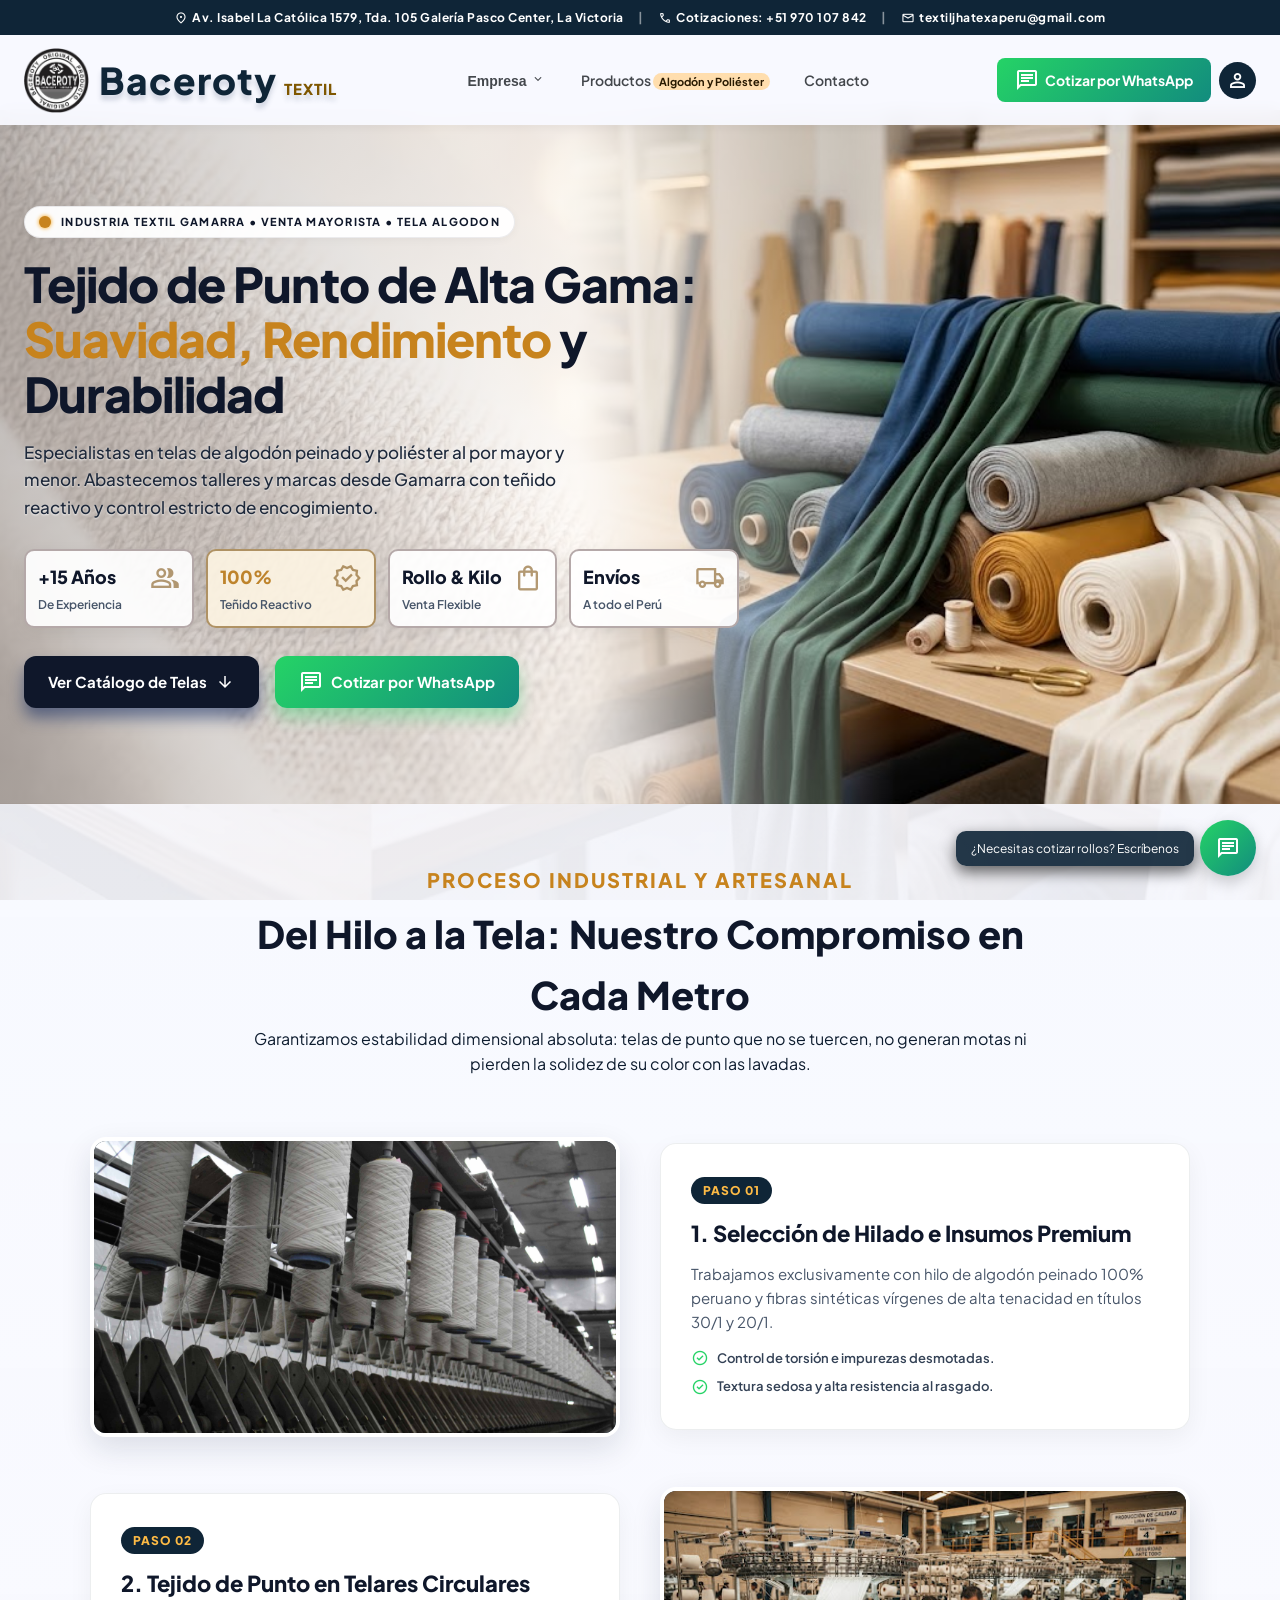
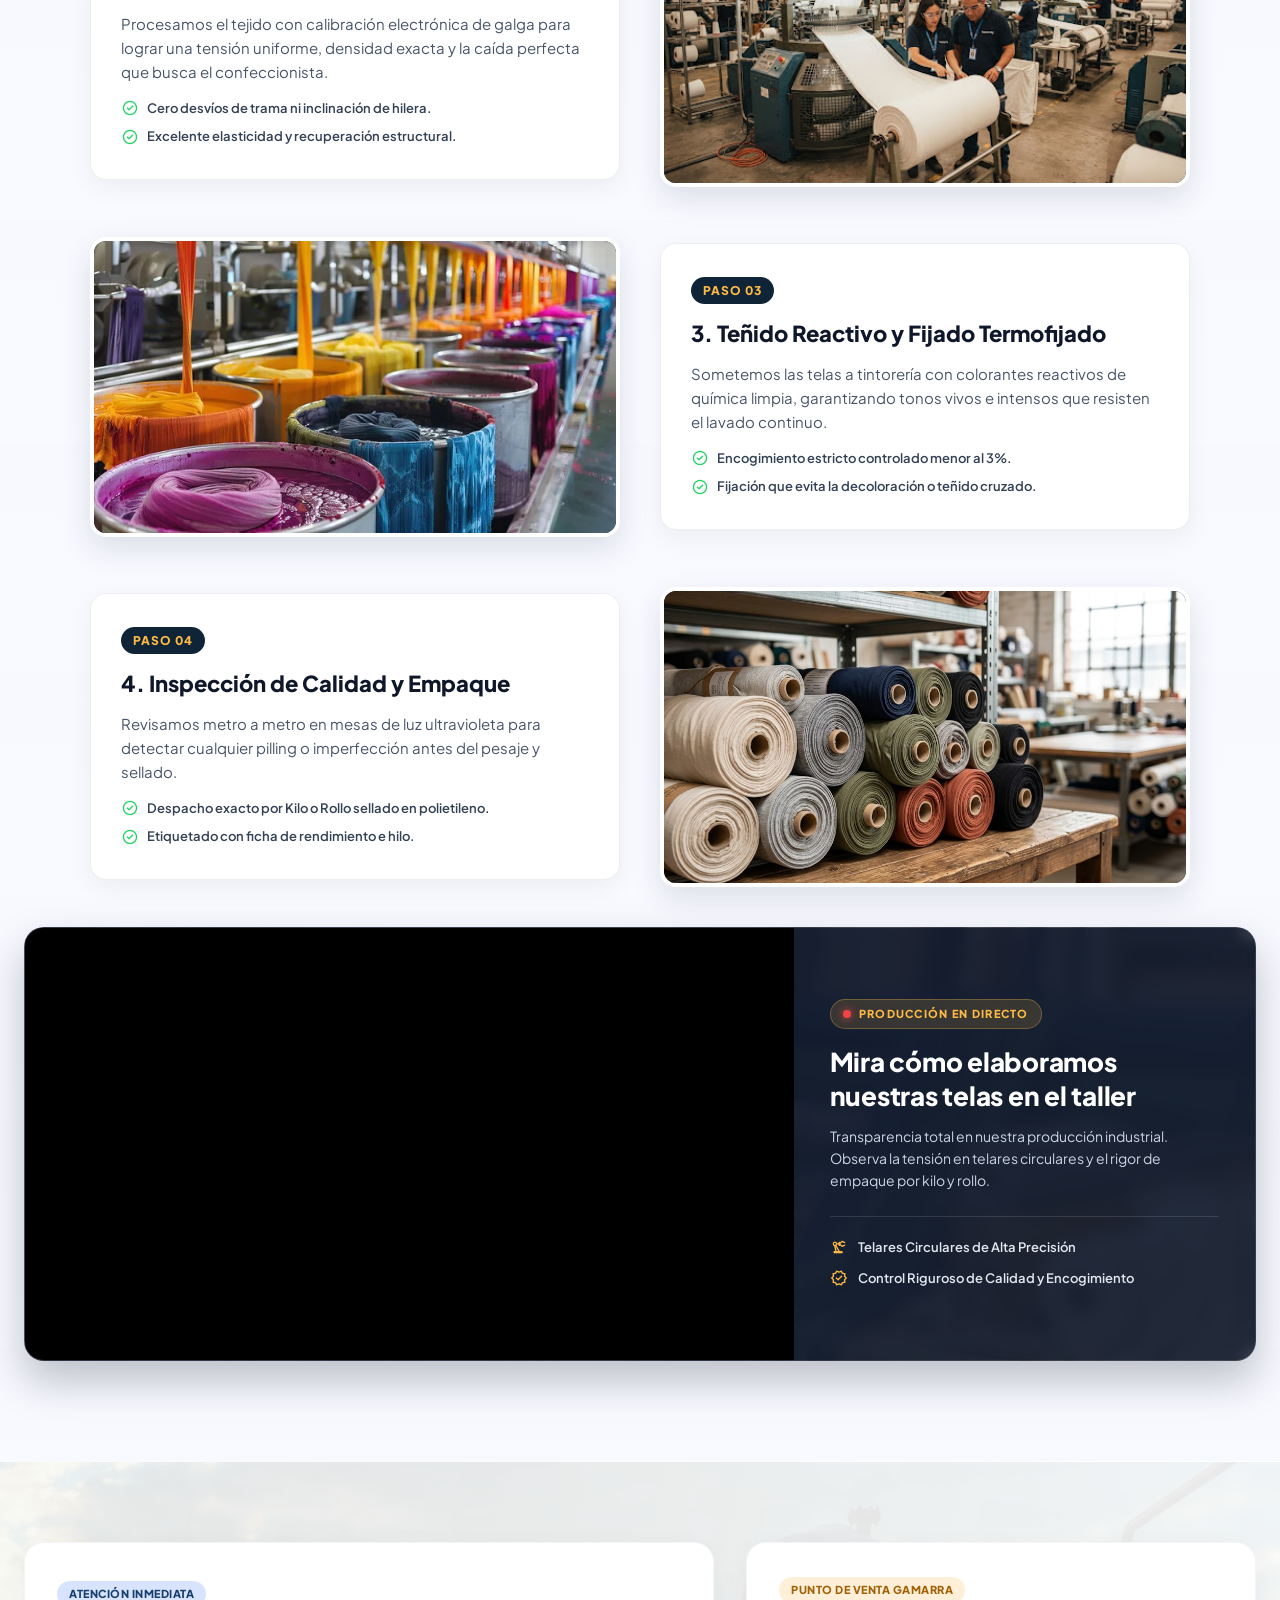
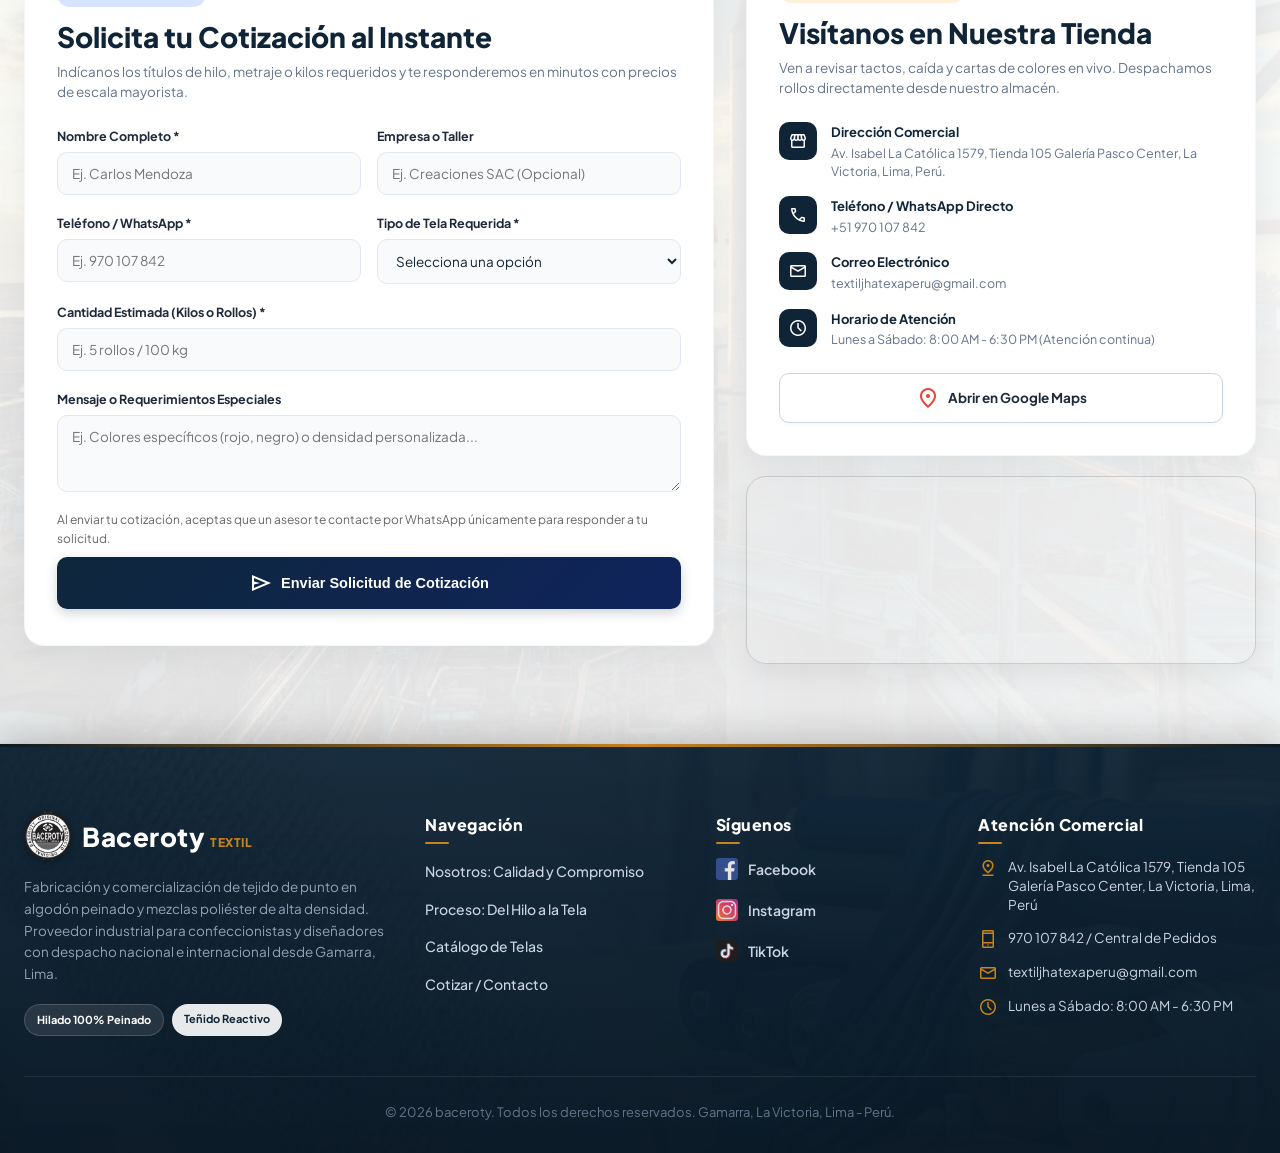
<file: index.html>
<!DOCTYPE html>
<html lang="en">
<head>
  <meta charset="utf-8"/>
  <meta name="viewport" content="width=device-width, initial-scale=1.0"/>
  <meta name="description" content="Catálogo completo de telas para confección y decoración. Descubre la suavidad y resistencia de nuestras telas en algodón. Venta por metro, por kilo y por rollo. Envíos rápidos a todo el Peru y atención personalizada.">
  <meta content="website" property="og:type">
  <meta content="Catálogo de Telas en Algodón | Textil BACEROTY" property="og:title">
  <meta content="Catálogo completo de telas para confección y decoración. Descubre la suavidad y resistencia de nuestras telas en algodón. Venta por metro, por kilo y por rollo. Envíos rápidos a todo el Peru y atención personalizada." property="og:description">
  <meta content="https://jhost08.github.io/CatologoBaceroty/img/Baceroty-Logo.png" property="og:image">
  <title>Textil BACEROTY | Catálogo de Telas en Algodón</title>

  <!-- Fuentes e Iconos de Google -->
  <link rel="preconnect" href="https://fonts.googleapis.com"/>
  <link rel="preconnect" href="https://fonts.gstatic.com" crossorigin=""/>
  <link href="https://fonts.googleapis.com/css2?family=Plus+Jakarta+Sans:wght@400;600;700;800&display=swap" rel="stylesheet"/>
  <link href="https://fonts.googleapis.com/css2?family=Material+Symbols+Outlined:opsz,wght,FILL,GRAD@20..48,100..700,0..1,-50..200" rel="stylesheet"/>
  <link rel="stylesheet" href="styles.css"/>
</head>

<body>
<!-- BARRA SUPERIOR Y NAVEGACIÓN -->
<div id="header-dinamico"></div>

<main class="contenido-principal">
  <!-- SECCIÓN HERO -->
  <section id="inicio" class="seccion-hero">
    <div class="contenedor hero-grid">
      <div class="hero-textos">
          
        <span class="etiqueta-destacada"><span class="punto"></span> INDUSTRIA TEXTIL GAMARRA • VENTA MAYORISTA • TELA ALGODON</span>
        <h1 class="hero-titulo">Tejido de Punto de Alta Gama: <span>Suavidad, Rendimiento</span> y Durabilidad</h1>
        <p class="hero-bajada">Especialistas en telas de algodón peinado y poliéster al por mayor y menor. Abastecemos talleres y marcas desde Gamarra con teñido reactivo y control estricto de encogimiento.</p>

        <div class="metricas-grid">
          <div class="tarjeta-metrica">
            <span class="metrica-numero">+15 Años<span class="material-symbols-outlined" style="font-size: 30px; color: rgba(119, 73, 5, 0.562);"> group </span></span>
            <span class="metrica-texto">De Experiencia</span>
          </div>
          <div class="tarjeta-metrica1">
            <span class="metrica-numero dorado">100%<span class="material-symbols-outlined" style="font-size: 30px; color: rgba(119, 73, 5, 0.562);"> verified </span></span>
            <span class="metrica-texto">Teñido Reactivo</span>
          </div>
          <div class="tarjeta-metrica">
            <span class="metrica-numero">Rollo & Kilo<span class="material-symbols-outlined" style="font-size: 30px; color: rgba(119, 73, 5, 0.562);"> shopping_bag </span></span>
            <span class="metrica-texto">Venta Flexible</span>
          </div>
          <div class="tarjeta-metrica">
            <span class="metrica-numero">Envíos<span class="material-symbols-outlined" style="font-size: 30px; color: rgba(119, 73, 5, 0.562);"> local_shipping </span></span>
            <span class="metrica-texto">A todo el Perú</span>
          </div>
        </div>

        <div class="hero-botones">
          <a href="catalogo.html" class="btn-primario">Ver Catálogo de Telas
              <span class="material-symbols-outlined" style="font-size: 20px;">arrow_downward</span>
          </a>
          <a href="https://wa.me/51970107842?text=Hola%20baceroty,%20deseo%20cotizar%20telas" target="_blank" rel="noopener noreferrer" class="btn-whatsapp-lg">
            <span class="material-symbols-outlined">chat</span>
            <span>Cotizar por WhatsApp</span>
          </a>
        </div>
      </div>
    </div>
  </section>

  <!-- SECCIÓN PROCESO: DEL HILO A LA TELA -->
  <section id="proceso" class="seccion-proceso">
    <div class="contenedor">
  <div class="seccion-encabezado">
    <span class="subtitulo-seccion">PROCESO INDUSTRIAL Y ARTESANAL</span>
    <h2>Del Hilo a la Tela: Nuestro Compromiso en Cada Metro</h2>
    <p>Garantizamos estabilidad dimensional absoluta: telas de punto que no se tuercen, no generan motas ni pierden la solidez de su color con las lavadas.</p>
  </div>

  <div class="camino-proceso">
    <!-- Paso 1 -->
    <div class="paso-fila">
      <div class="paso-imagen">
        <img src="img/hilo.jpg" alt="Selección de Hilo">
      </div>
      <div class="paso-contenido">
        <span class="numero-paso-badge">PASO 01</span>
        <h3>1. Selección de Hilado e Insumos Premium</h3>
        <p>Trabajamos exclusivamente con hilo de algodón peinado 100% peruano y fibras sintéticas vírgenes de alta tenacidad en títulos 30/1 y 20/1.</p>
        <ul class="paso-puntos">
          <li><span class="material-symbols-outlined">check_circle</span> Control de torsión e impurezas desmotadas.</li>
          <li><span class="material-symbols-outlined">check_circle</span> Textura sedosa y alta resistencia al rasgado.</li>
        </ul>
      </div>
    </div>

    <!-- Paso 2 -->
    <div class="paso-fila invertido">
      <div class="paso-imagen">
        <img src="img/hilo2.jpg" alt="Tejido Circular">
      </div>
      <div class="paso-contenido">
        <span class="numero-paso-badge">PASO 02</span>
        <h3>2. Tejido de Punto en Telares Circulares</h3>
        <p>Procesamos el tejido con calibración electrónica de galga para lograr una tensión uniforme, densidad exacta y la caída perfecta que busca el confeccionista.</p>
        <ul class="paso-puntos">
          <li><span class="material-symbols-outlined">check_circle</span> Cero desvíos de trama ni inclinación de hilera.</li>
          <li><span class="material-symbols-outlined">check_circle</span> Excelente elasticidad y recuperación estructural.</li>
        </ul>
      </div>
    </div>

    <!-- Paso 3 -->
    <div class="paso-fila">
      <div class="paso-imagen">
        <img src="img/teñidotela.png" alt="Teñido Reactivo">
      </div>
      <div class="paso-contenido">
        <span class="numero-paso-badge">PASO 03</span>
        <h3>3. Teñido Reactivo y Fijado Termofijado</h3>
        <p>Sometemos las telas a tintorería con colorantes reactivos de química limpia, garantizando tonos vivos e intensos que resisten el lavado continuo.</p>
        <ul class="paso-puntos">
          <li><span class="material-symbols-outlined">check_circle</span> Encogimiento estricto controlado menor al 3%.</li>
          <li><span class="material-symbols-outlined">check_circle</span> Fijación que evita la decoloración o teñido cruzado.</li>
        </ul>
      </div>
    </div>

    <!-- Paso 4 -->
    <div class="paso-fila invertido">
      <div class="paso-imagen">
        <img src="img/almacentela.jpg" alt="Control de Calidad">
      </div>
      <div class="paso-contenido">
        <span class="numero-paso-badge">PASO 04</span>
        <h3>4. Inspección de Calidad y Empaque</h3>
        <p>Revisamos metro a metro en mesas de luz ultravioleta para detectar cualquier pilling o imperfección antes del pesaje y sellado.</p>
        <ul class="paso-puntos">
          <li><span class="material-symbols-outlined">check_circle</span> Despacho exacto por Kilo o Rollo sellado en polietileno.</li>
          <li><span class="material-symbols-outlined">check_circle</span> Etiquetado con ficha de rendimiento e hilo.</li>
        </ul>
      </div>
    </div>
  </div>

<!-- REPRODUCTOR DE VIDEO DE TALLER -->
<div class="bloque-video">
  <div class="video-reproductor">
    <iframe 
      src="https://www.youtube.com/embed/EvCTIn5ZuaM" 
      title="Proceso de Fabricación Baceroty" 
      frameborder="0" allow="accelerometer; autoplay; clipboard-write; encrypted-media; gyroscope; picture-in-picture" 
      allowfullscreen>
    </iframe>
  </div>

  <div class="video-info">
    <div class="badge-directo">
      <span class="punto-rojo"></span>
      <span>PRODUCCIÓN EN DIRECTO</span>
    </div>
    <h3 class="video-titulo">Mira cómo elaboramos nuestras telas en el taller</h3>
    <p class="video-descripcion">
      Transparencia total en nuestra producción industrial. Observa la tensión en telares circulares y el rigor de empaque por kilo y rollo.
    </p>
    <!-- Lista destacada de puntos clave -->
    <div class="video-caracteristicas">
      <div class="item-caracteristica">
        <span class="material-symbols-outlined">precision_manufacturing</span>
        <span>Telares Circulares de Alta Precisión</span>
      </div>
      <div class="item-caracteristica">
        <span class="material-symbols-outlined">verified</span>
        <span>Control Riguroso de Calidad y Encogimiento</span>
      </div>
    </div>
  </div>
</div></div>
  </section>

<!-- SECCIÓN COTIZACIÓN Y CONTACTO PREMIUM -->
<section id="cotizar-contacto" class="seccion-cotizar">
  <div class="contenedor cotizar-grid">
    
    <!-- BLOQUE 1: FORMULARIO INTERACTIVO -->
    <div class="cotizar-form-box">
      <span class="badge-cotizar dorado">ATENCIÓN INMEDIATA</span>
      <h2 class="cotizar-titulo">Solicita tu Cotización al Instante</h2>
      <p class="cotizar-bajada">
        Indícanos los títulos de hilo, metraje o kilos requeridos y te responderemos en minutos con precios de escala mayorista.
      </p>

      <form id="cotizacion-form" onsubmit="enviarCotizacionWhatsApp(event)">
        <!-- Grid de 2 columnas para inputs cortos -->
        <div class="form-row-2col">
          <div class="campo-grupo">
            <label for="nombre">Nombre Completo *</label>
            <input type="text" id="nombre" placeholder="Ej. Carlos Mendoza" required />
          </div>
          <div class="campo-grupo">
            <label for="empresa">Empresa o Taller</label>
            <input type="text" id="empresa" placeholder="Ej. Creaciones SAC (Opcional)" />
          </div>
        </div>

        <div class="form-row-2col">
          <div class="campo-grupo">
            <label for="telefono">Teléfono / WhatsApp *</label>
            <input type="tel" id="telefono" placeholder="Ej. 970 107 842" required />
          </div>
          <div class="campo-grupo">
            <label for="tipo_tela">Tipo de Tela Requerida *</label>
            <select id="tipo_tela" required>
              <option value="" disabled selected>Selecciona una opción</option>
              <option value="Jersey Algodón Peinado 30/1">Jersey Algodón Peinado 30/1</option>
              <option value="Jersey Algodón Peinado 20/1">Jersey Algodón Peinado 20/1</option>
              <option value="Franela Algodón Peinado 20/1">Franela Algodón Peinado 20/1</option>
              <option value="French Terry Licrado">French Terry Licrado</option>
              <option value="Suplex Deportivo">Suplex Deportivo</option>
            </select>
          </div>
        </div>

        <div class="campo-grupo">
          <label for="cantidad">Cantidad Estimada (Kilos o Rollos) *</label>
          <input type="text" id="cantidad" placeholder="Ej. 5 rollos / 100 kg" required />
        </div>

        <div class="campo-grupo">
          <label for="mensaje">Mensaje o Requerimientos Especiales</label>
          <textarea id="mensaje" rows="3" placeholder="Ej. Colores específicos (rojo, negro) o densidad personalizada..."></textarea>
        </div>
        <p style="font-size: 12px; color: #666; margin-top: 10px;">
          Al enviar tu cotización, aceptas que un asesor te contacte por WhatsApp únicamente para responder a tu solicitud. 
        </p>

        <button type="submit" class="btn-enviar-cotizacion">
          <span class="material-symbols-outlined">send</span> Enviar Solicitud de Cotización
        </button>

        <p class="nota-redireccion" id="nota-redireccion">
          ¡Gracias! Serás redirigido con tu cotización estructurada por WhatsApp...
        </p>
      </form>
    </div>

    <!-- BLOQUE 2: TIENDA Y MAPA DE UBICACIÓN -->
    <div class="contacto-columna-derecha">
      
      <!-- Card de Datos de la Tienda -->
      <div class="contacto-info-box">
        <span class="badge-cotizar azul">PUNTO DE VENTA GAMARRA</span>
        <h3 class="tienda-titulo">Visítanos en Nuestra Tienda</h3>
        <p class="tienda-bajada">
          Ven a revisar tactos, caída y cartas de colores en vivo. Despachamos rollos directamente desde nuestro almacén.
        </p>

        <ul class="lista-contacto-tarjetas">
          <li class="item-contacto-tarjeta"> <!-- Direccion comercial -->
            <div class="icono-box-negro">
              <span class="material-symbols-outlined">storefront</span>
            </div>
            <div>
              <strong>Dirección Comercial</strong>
              <p>Av. Isabel La Católica 1579, Tienda 105 Galería Pasco Center, La Victoria, Lima, Perú.</p>
            </div>
          </li>
          <li class="item-contacto-tarjeta"> <!-- Teléfono / WhatsApp -->
            <div class="icono-box-negro">
              <span class="material-symbols-outlined">call</span>
            </div>
            <div>
              <strong>Teléfono / WhatsApp Directo</strong>
              <p>+51 970 107 842</p>
            </div>
          </li>
          <li class="item-contacto-tarjeta"> <!-- Correo Electrónico -->
            <div class="icono-box-negro">
              <span class="material-symbols-outlined">mail</span>
            </div>
            <div>
              <strong>Correo Electrónico</strong>
              <p>textiljhatexaperu@gmail.com</p>
            </div>
          </li>
          <li class="item-contacto-tarjeta"> <!-- Horario de Atención -->
            <div class="icono-box-negro">
              <span class="material-symbols-outlined">schedule</span>
            </div>
            <div>
              <strong>Horario de Atención</strong>
              <p>Lunes a Sábado: 8:00 AM - 6:30 PM (Atención continua)</p>
            </div>
          </li>
        </ul>

        <a href="https://maps.google.com/?q=Av.+Isabel+La+Católica+1579,+La+Victoria" target="_blank" rel="noopener noreferrer" class="btn-google-maps">
          <span class="material-symbols-outlined" style="color: #ea4335;">location_on</span> Abrir en Google Maps
        </a>
      </div>

      <!-- Mapa interactivo de Google Maps -->
      <div class="mapa-contenedor">
        <iframe 
          src="https://www.google.com/maps/embed?pb=!1m18!1m12!1m3!1d3901.666113824147!2d-77.0163351!3d-12.0664871!2m3!1f0!f0!3f0!3m2!1i1024!2i768!4f13.1!3m3!1m2!1s0x9105c8ba0c82fbab%3A0x280e5b38743ef45a!2sAv.%20Isabel%20la%20Cat%C3%B3lica%201579%2C%20La%20Victoria%2015018!5e0!3m2!1ses-419!2spe!4v1710000000000!5m2!1ses-419!2spe" 
          width="100%" 
          height="180" 
          style="border:0;" allowfullscreen="" loading="lazy" referrerpolicy="no-referrer-when-downgrade">
        </iframe>
      </div>

    </div>
  </div>
</section>
</main>

<!-- BOTÓN FLOTANTE DE WHATSAPP -->
<div class="float-wa-container">
  <div class="floatbotom">
    ¿Necesitas cotizar rollos? Escríbenos
  </div>
  <a href="https://wa.me/51970107842?text=Hola%20baceroty,%20deseo%20cotizar%20telas" target="_blank" rel="noopener noreferrer" class="btn-flotante-whatsapp" aria-label="WhatsApp">
    <span class="material-symbols-outlined">chat</span>
  </a>
</div>

<footer class="pie-pagina">
  <div class="footer-container">
    <div class="footer-grid">    
<!-- Columna 1: Marca y Descripción -->
<div class="footer-col-marca">
  <div class="brand-logo">
    <img alt="Baceroty Logo" src="img/Baceroty-Logo.png" class="footer-logo-img"/>
    <span class="footer-logo-texto">Baceroty<span class="footer-logo-sub">TEXTIL</span></span>
  </div>
    <p class="footer-descripcion">
      Fabricación y comercialización de tejido de punto en algodón peinado y mezclas poliéster de alta densidad. Proveedor industrial para confeccionistas y diseñadores con despacho nacional e internacional desde Gamarra, Lima.
    </p>
  <div class="footer-badges">
    <span class="badge-pill badge-secondary">Hilado 100% Peinado</span>
    <span class="badge-pill badge-primary">Teñido Reactivo</span>
  </div>
</div>
<!-- Columna 2: Navegación Principal -->
<div>
  <h4 class="footer-col-title">Navegación</h4>
  <ul class="footer-links">
    <li><a href="#" class="footer-link-simple">Nosotros: Calidad y Compromiso</a></li>
    <li><a href="#proceso" class="footer-link-simple">Proceso: Del Hilo a la Tela</a></li>
    <li><a href="catalogo.html" class="footer-link-simple">Catálogo de Telas</a></li>
    <li><a href="#cotizar-contacto" class="footer-link-simple">Cotizar / Contacto</a></li>
  </ul>
</div>
<!-- Columna 3: Redes Sociales / Categorías -->
 <div>
  <h4 class="footer-col-title">Síguenos</h4>
  <ul class="footer-links">
    <li>
      <a href="https://www.facebook.com/profile.php?id=100089480413856" target="_blank" rel="noopener noreferrer" class="footer-social-link">
      <img src="img/logo-facebook.png" alt="Facebook Baceroty" class="social-icon-img" style="border-radius: 15%;"/>
      <span>Facebook</span>
      </a>
    </li>
    <li>
      <a href="https://www.instagram.com" target="_blank" rel="noopener noreferrer" class="footer-social-link">
      <img src="img/logo-instagram.png" alt="Instagram Baceroty" class="social-icon-img" style="border-radius: 15%;"/>
      <span>Instagram</span>
      </a>
    </li>
    <li>
      <a href="https://www.tiktok.com" target="_blank" rel="noopener noreferrer" class="footer-social-link">
      <img src="img/logo-tiktok.png" alt="TikTok Baceroty" class="social-icon-img" style="border-radius: 15%;"/>
      <span>TikTok</span>
      </a>
    </li>
  </ul>
</div>
<!-- Columna 4: Atención Comercial -->
<div>
  <h4 class="footer-col-title">Atención Comercial</h4>
  <ul class="footer-links-contacto">
    <li class="footer-atencion">
      <span class="material-symbols-outlined">pin_drop</span>
      <span>Av. Isabel La Católica 1579, Tienda 105 Galería Pasco Center, La Victoria, Lima, Perú</span>
    </li>
    <li class="footer-atencion">
      <span class="material-symbols-outlined">phone_iphone</span>
      <span>970 107 842 / Central de Pedidos</span>
    </li>
    <li class="footer-atencion">
      <span class="material-symbols-outlined">mail</span>
      <span>textiljhatexaperu@gmail.com</span>
    </li>
    <li class="footer-atencion">
      <span class="material-symbols-outlined">schedule</span>
      <span>Lunes a Sábado: 8:00 AM - 6:30 PM</span>
    </li>
  </ul>
</div>
    </div>
    <!-- Barra Inferior de Créditos -->
    <div class="footer-final">
      <p>© 2026 baceroty. Todos los derechos reservados. Gamarra, La Victoria, Lima - Perú.</p>
    </div>
  </div>
</footer>

<script>
// 1.FILTRO DE TELAS POR CATEGORÍA
document.querySelectorAll('.btn-filtro').forEach(boton => {
  boton.addEventListener('click', () => {
    document.querySelectorAll('.btn-filtro').forEach(b => b.classList.remove('activo'));
    boton.classList.add('activo');

    const filtro = boton.getAttribute('data-filter');
    document.querySelectorAll('.tarjeta-producto').forEach(card => {
      if (filtro === 'all' || card.getAttribute('data-category') === filtro) {
        card.style.display = 'flex';
      } else {
        card.style.display = 'none';
      }
    });
  });
});

// 2. IMPORTAR Y EJECUTAR EL SCRIPT DE NAVEGACIÓN
fetch('nav.html')
.then(response => response.text())
.then(data => {
    document.getElementById('header-dinamico').innerHTML = data;
})
.catch(error => console.error('Error cargando el header:', error));

// 3. ENVÍO DE FORMULARIO DE COTIZACIÓN POR WHATSAPP
function enviarCotizacionWhatsApp(e) {
  e.preventDefault();
  const feedbackEl = document.getElementById('nota-redireccion');
  const nom = document.getElementById('nombre').value;
  const emp = document.getElementById('empresa').value || 'No especificada';
  const tel = document.getElementById('telefono').value;
  const tela = document.getElementById('tipo_tela').value;
  const cant = document.getElementById('cantidad').value;
  const msj = document.getElementById('mensaje').value || 'Sin detalles adicionales';

  const mensaje = `Hola Baceroty Textil, deseo solicitar una cotización de telas :%0A%0A` +
    `• Nombre: ${encodeURIComponent(nom)}%0A%0A` +
    `• Empresa/Taller: ${encodeURIComponent(emp)}%0A%0A` +
    `• Teléfono: ${encodeURIComponent(tel)}%0A%0A` +
    `• Tela: ${encodeURIComponent(tela)}%0A%0A` +
    `• Cantidad: ${encodeURIComponent(cant)}%0A%0A` +
    `• Detalles: ${encodeURIComponent(msj)}`;

  feedbackEl.classList.add('visible');
  
  setTimeout(() => {  
    window.open(`https://wa.me/51970107842?text=${mensaje}`, '_blank', 'noopener,noreferrer');
  }, 500);
}

</script>
</body>
</html>
</file>
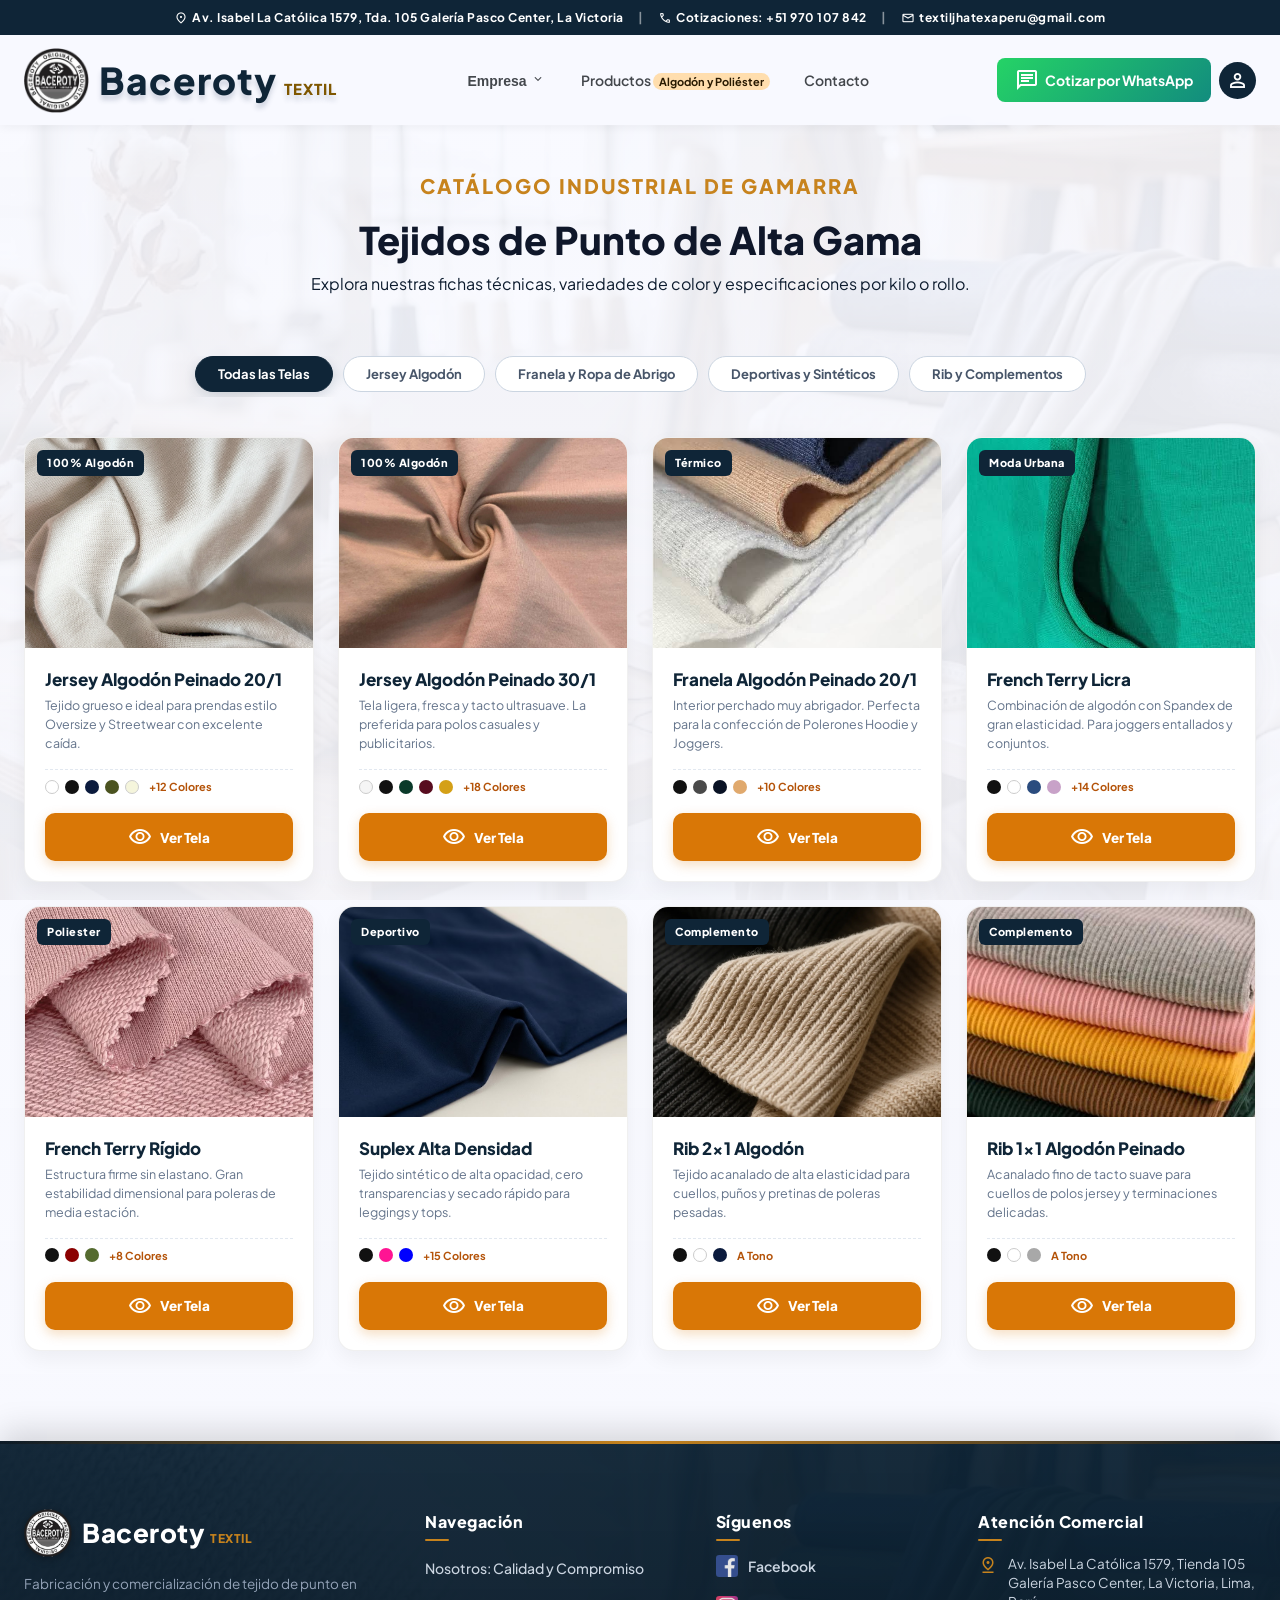
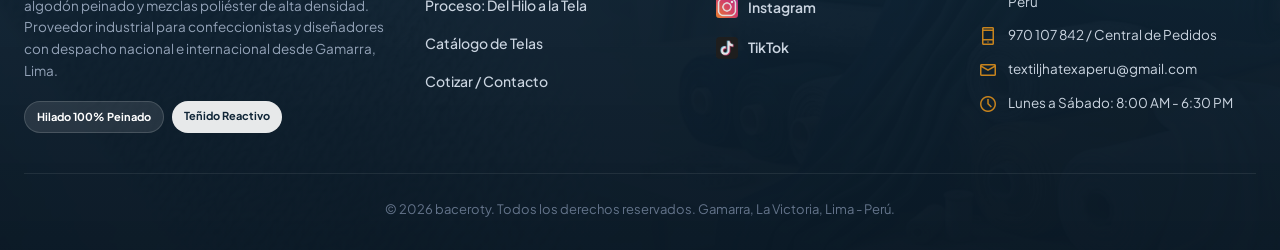
<file: catalogo.html>
<!DOCTYPE html>
<html lang="es">
<head>
  <meta charset="utf-8"/>
  <meta name="viewport" content="width=device-width, initial-scale=1.0"/>
  <title>Catálogo Completo de Telas | Textil BACEROTY</title>

  <!-- Fuentes e Iconos -->
  <link rel="preconnect" href="https://fonts.googleapis.com"/>
  <link rel="preconnect" href="https://fonts.gstatic.com" crossorigin=""/>
  <link href="https://fonts.googleapis.com/css2?family=Plus+Jakarta+Sans:wght@400;600;700;800&display=swap" rel="stylesheet"/>
  <link href="https://fonts.googleapis.com/css2?family=Material+Symbols+Outlined:opsz,wght,FILL,GRAD@20..48,100..700,0..1,-50..200" rel="stylesheet"/>
  <link rel="stylesheet" href="styles.css"/>
</head>
<body>
<!-- BARRA SUPERIOR Y NAVEGACIÓN DINÁMICA -->
<div id="header-dinamico"></div>

  <main class="contenido-principal">
    <section class="seccion-catalogo">
      <div class="contenedor">
        
        <div class="seccion-encabezado">
          <span class="subtitulo-seccion">CATÁLOGO INDUSTRIAL DE GAMARRA</span>
          <h2>Tejidos de Punto de Alta Gama</h2>
          <p>Explora nuestras fichas técnicas, variedades de color y especificaciones por kilo o rollo.</p>
        </div>

        <!-- Filtros de Categoría -->
        <div class="filtros-contenedor">
          <button class="btn-filtro activo" data-filter="all">Todas las Telas</button>
          <button class="btn-filtro" data-filter="jersey">Jersey Algodón</button>
          <button class="btn-filtro" data-filter="invierno">Franela y Ropa de Abrigo</button>
          <button class="btn-filtro" data-filter="deportivas">Deportivas y Sintéticos</button>
          <button class="btn-filtro" data-filter="complementos">Rib y Complementos</button>
        </div>

        <!-- Grilla de Productos -->
        <div class="productos-grid">

          <!-- 1. JERSEY 20/1 -->
          <div class="tarjeta-producto" data-category="jersey">
            <div class="producto-img">
              <img src="img/jersery20-1.png" alt="Jersey Algodón Peinado 20/1"/>
              <span class="badge-card">100% Algodón</span>
            </div>
            <div class="producto-cuerpo">
              <h3 class="producto-titulo">Jersey Algodón Peinado 20/1</h3>
              <p class="producto-desc">Tejido grueso e ideal para prendas estilo Oversize y Streetwear con excelente caída.</p>
              
              <!-- Paleta de Colores en miniatura -->
              <div class="paleta-mini">
                <span class="dot-color" style="background:#ffffff; border:1px solid #ccc" title="Blanco"></span>
                <span class="dot-color" style="background:#111111" title="Negro"></span>
                <span class="dot-color" style="background:#0b1b3d" title="Azul Marino"></span>
                <span class="dot-color" style="background:#4b5320" title="Verde Militar"></span>
                <span class="dot-color" style="background:#f5f5dc; border:1px solid #ccc" title="Beige"></span>
                <span class="mas-colores">+12 Colores</span>
              </div>

              <a href="telaJersey20Producto.html" class="btn-ver-tela">
                <span class="material-symbols-outlined">visibility</span> Ver Tela
              </a>
            </div>
          </div>

          <!-- 2. JERSEY 30/1 -->
          <div class="tarjeta-producto" data-category="jersey">
            <div class="producto-img">
              <img src="img/jersey30-1.png" alt="Jersey Algodón Peinado 30/1"/>
              <span class="badge-card">100% Algodón</span>
            </div>
            <div class="producto-cuerpo">
              <h3 class="producto-titulo">Jersey Algodón Peinado 30/1</h3>
              <p class="producto-desc">Tela ligera, fresca y tacto ultrasuave. La preferida para polos casuales y publicitarios.</p>
              
              <div class="paleta-mini">
                <span class="dot-color" style="background:#f5f5f5; border:1px solid #ccc" title="Blanco Humo"></span>
                <span class="dot-color" style="background:#111111" title="Negro"></span>
                <span class="dot-color" style="background:#0a3a2a" title="Verde Botella"></span>
                <span class="dot-color" style="background:#580c1f" title="Rojo Vino"></span>
                <span class="dot-color" style="background:#d4a017" title="Mostaza"></span>
                <span class="mas-colores">+18 Colores</span>
              </div>

              <a href="telaJersey30Producto.html" class="btn-ver-tela">
                <span class="material-symbols-outlined">visibility</span> Ver Tela
              </a>
            </div>
          </div>

          <!-- 3. FRANELA 20/1 -->
          <div class="tarjeta-producto" data-category="invierno">
            <div class="producto-img">
              <img src="img/franela20-1.jpg" alt="Franela Algodón Peinado 20/1"/>
              <span class="badge-card">Térmico</span>
            </div>
            <div class="producto-cuerpo">
              <h3 class="producto-titulo">Franela Algodón Peinado 20/1</h3>
              <p class="producto-desc">Interior perchado muy abrigador. Perfecta para la confección de Polerones Hoodie y Joggers.</p>

              <div class="paleta-mini">
                <span class="dot-color" style="background:#111111" title="Negro Reactivo"></span>
                <span class="dot-color" style="background:#4a4a4a" title="Gris Melange"></span>
                <span class="dot-color" style="background:#091224" title="Azul Noche"></span>
                <span class="dot-color" style="background:#e0a96d" title="Palo Rosa"></span>
                <span class="mas-colores">+10 Colores</span>
              </div>

              <a href="telaFranela20Producto.html" class="btn-ver-tela">
                <span class="material-symbols-outlined">visibility</span> Ver Tela
              </a>
            </div>
          </div>

          <!-- 4. FRENCH TERRY LICRA -->
          <div class="tarjeta-producto" data-category="jersey">
            <div class="producto-img">
              <img src="img/frenchterrylicra30-1.jpg" alt="French Terry Licrado"/>
              <span class="badge-card">Moda Urbana</span>
            </div>
            <div class="producto-cuerpo">
              <h3 class="producto-titulo">French Terry Licra</h3>
              <p class="producto-desc">Combinación de algodón con Spandex de gran elasticidad. Para joggers entallados y conjuntos.</p>

              <div class="paleta-mini">
                <span class="dot-color" style="background:#111111" title="Negro"></span>
                <span class="dot-color" style="background:#ffffff; border:1px solid #ccc" title="Blanco"></span>
                <span class="dot-color" style="background:#2b4c7e" title="Azul Melange"></span>
                <span class="dot-color" style="background:#c8a2c8" title="Lila"></span>
                <span class="mas-colores">+14 Colores</span>
              </div>

              <a href="telaFrenchTerryLicProducto.html" class="btn-ver-tela">
                <span class="material-symbols-outlined">visibility</span> Ver Tela
              </a>
            </div>
          </div>

          <!-- 5. FRENCH TERRY RÍGIDO -->
          <div class="tarjeta-producto" data-category="jersey">
            <div class="producto-img">
              <img src="img/frenchterryrigido20-1.png" alt="French Terry Rígido"/>
              <span class="badge-card">Poliester</span>
            </div>
            <div class="producto-cuerpo">
              <h3 class="producto-titulo">French Terry Rígido</h3>
              <p class="producto-desc">Estructura firme sin elastano. Gran estabilidad dimensional para poleras de media estación.</p>

              <div class="paleta-mini">
                <span class="dot-color" style="background:#111111" title="Negro"></span>
                <span class="dot-color" style="background:#8b0000" title="Guinda"></span>
                <span class="dot-color" style="background:#556b2f" title="Verde Olivo"></span>
                <span class="mas-colores">+8 Colores</span>
              </div>

              <a href="telaFrenchTerryRigProducto.html" class="btn-ver-tela">
                <span class="material-symbols-outlined">visibility</span> Ver Tela
              </a>
            </div>
          </div>

          <!-- 6. SUPLEX DEPORTIVO -->
          <div class="tarjeta-producto" data-category="deportivas">
            <div class="producto-img">
              <img src="img/suplex-deportivo.jpg" alt="Suplex Deportivo"/>
              <span class="badge-card">Deportivo</span>
            </div>
            <div class="producto-cuerpo">
              <h3 class="producto-titulo">Suplex Alta Densidad</h3>
              <p class="producto-desc">Tejido sintético de alta opacidad, cero transparencias y secado rápido para leggings y tops.</p>

              <div class="paleta-mini">
                <span class="dot-color" style="background:#111111" title="Negro"></span>
                <span class="dot-color" style="background:#ff1493" title="Fucsia"></span>
                <span class="dot-color" style="background:#0000ff" title="Azul Rey"></span>
                <span class="mas-colores">+15 Colores</span>
              </div>

              <a href="telaSuplexProducto.html" class="btn-ver-tela">
                <span class="material-symbols-outlined">visibility</span> Ver Tela
              </a>
            </div>
          </div>

          <!-- 7. RIB 2X1 -->
          <div class="tarjeta-producto" data-category="complementos">
            <div class="producto-img">
              <img src="img/rib-2x1.png" alt="Rib 2x1 Complemento"/>
              <span class="badge-card">Complemento</span>
            </div>
            <div class="producto-cuerpo">
              <h3 class="producto-titulo">Rib 2x1 Algodón</h3>
              <p class="producto-desc">Tejido acanalado de alta elasticidad para cuellos, puños y pretinas de poleras pesadas.</p>

              <div class="paleta-mini">
                <span class="dot-color" style="background:#111111" title="Negro"></span>
                <span class="dot-color" style="background:#ffffff; border:1px solid #ccc" title="Blanco"></span>
                <span class="dot-color" style="background:#0b1b3d" title="Azul Marino"></span>
                <span class="mas-colores">A Tono</span>
              </div>

              <a href="telaRib2x1.html" class="btn-ver-tela">
                <span class="material-symbols-outlined">visibility</span> Ver Tela
              </a>
            </div>
          </div>

          <!-- 8. RIB 1X1 -->
          <div class="tarjeta-producto" data-category="complementos">
            <div class="producto-img">
              <img src="img/rib-1x1.png" alt="Rib 1x1 Complemento"/>
              <span class="badge-card">Complemento</span>
            </div>
            <div class="producto-cuerpo">
              <h3 class="producto-titulo">Rib 1x1 Algodón Peinado</h3>
              <p class="producto-desc">Acanalado fino de tacto suave para cuellos de polos jersey y terminaciones delicadas.</p>

              <div class="paleta-mini">
                <span class="dot-color" style="background:#111111" title="Negro"></span>
                <span class="dot-color" style="background:#ffffff; border:1px solid #ccc" title="Blanco"></span>
                <span class="dot-color" style="background:#a8a8a8" title="Gris"></span>
                <span class="mas-colores">A Tono</span>
              </div>

              <a href="telaRib1x1.html" class="btn-ver-tela">
                <span class="material-symbols-outlined">visibility</span> Ver Tela
              </a>
            </div>
          </div>

        </div>
      </div>
    </section>
  </main>

<footer class="pie-pagina">
<div class="footer-container">
    <div class="footer-grid">    
<!-- Columna 1: Marca y Descripción -->
<div class="footer-col-marca">
  <div class="brand-logo">
    <img alt="Baceroty Logo" src="img/Baceroty-Logo.png" class="footer-logo-img"/>
    <span class="footer-logo-texto">Baceroty<span class="footer-logo-sub">TEXTIL</span></span>
  </div>
    <p class="footer-descripcion">
      Fabricación y comercialización de tejido de punto en algodón peinado y mezclas poliéster de alta densidad. Proveedor industrial para confeccionistas y diseñadores con despacho nacional e internacional desde Gamarra, Lima.
    </p>
  <div class="footer-badges">
    <span class="badge-pill badge-secondary">Hilado 100% Peinado</span>
    <span class="badge-pill badge-primary">Teñido Reactivo</span>
  </div>
</div>
<!-- Columna 2: Navegación Principal -->
<div>
  <h4 class="footer-col-title">Navegación</h4>
  <ul class="footer-links">
    <li><a href="#" class="footer-link-simple">Nosotros: Calidad y Compromiso</a></li>
    <li><a href="#proceso" class="footer-link-simple">Proceso: Del Hilo a la Tela</a></li>
    <li><a href="catalogo.html" class="footer-link-simple">Catálogo de Telas</a></li>
    <li><a href="#cotizar-contacto" class="footer-link-simple">Cotizar / Contacto</a></li>
  </ul>
</div>
<!-- Columna 3: Redes Sociales / Categorías -->
 <div>
  <h4 class="footer-col-title">Síguenos</h4>
  <ul class="footer-links">
    <li>
      <a href="https://www.facebook.com/profile.php?id=100089480413856" target="_blank" rel="noopener noreferrer" class="footer-social-link">
      <img src="img/logo-facebook.png" alt="Facebook Baceroty" class="social-icon-img" style="border-radius: 15%;"/>
      <span>Facebook</span>
      </a>
    </li>
    <li>
      <a href="https://www.instagram.com" target="_blank" rel="noopener noreferrer" class="footer-social-link">
      <img src="img/logo-instagram.png" alt="Instagram Baceroty" class="social-icon-img" style="border-radius: 15%;"/>
      <span>Instagram</span>
      </a>
    </li>
    <li>
      <a href="https://www.tiktok.com" target="_blank" rel="noopener noreferrer" class="footer-social-link">
      <img src="img/logo-tiktok.png" alt="TikTok Baceroty" class="social-icon-img" style="border-radius: 15%;"/>
      <span>TikTok</span>
      </a>
    </li>
  </ul>
</div>
<!-- Columna 4: Atención Comercial -->
<div>
  <h4 class="footer-col-title">Atención Comercial</h4>
  <ul class="footer-links-contacto">
    <li class="footer-atencion">
      <span class="material-symbols-outlined">pin_drop</span>
      <span>Av. Isabel La Católica 1579, Tienda 105 Galería Pasco Center, La Victoria, Lima, Perú</span>
    </li>
    <li class="footer-atencion">
      <span class="material-symbols-outlined">phone_iphone</span>
      <span>970 107 842 / Central de Pedidos</span>
    </li>
    <li class="footer-atencion">
      <span class="material-symbols-outlined">mail</span>
      <span>textiljhatexaperu@gmail.com</span>
    </li>
    <li class="footer-atencion">
      <span class="material-symbols-outlined">schedule</span>
      <span>Lunes a Sábado: 8:00 AM - 6:30 PM</span>
    </li>
  </ul>
</div>
    </div>
    <!-- Barra Inferior de Créditos -->
    <div class="footer-final">
      <p>© 2026 baceroty. Todos los derechos reservados. Gamarra, La Victoria, Lima - Perú.</p>
    </div>
  </div>
</footer>

  <!-- LÓGICA DE FILTROS Y HEADER DINÁMICO -->
  <script>
    // Filtros por Categoría
    document.querySelectorAll('.btn-filtro').forEach(boton => {
      boton.addEventListener('click', () => {
        document.querySelectorAll('.btn-filtro').forEach(b => b.classList.remove('activo'));
        boton.classList.add('activo');

        const filtro = boton.getAttribute('data-filter');
        document.querySelectorAll('.tarjeta-producto').forEach(card => {
          if (filtro === 'all' || card.getAttribute('data-category') === filtro) {
            card.style.display = 'flex';
          } else {
            card.style.display = 'none';
          }
        });
      });
    });

    // Cargar Header Dinámico
    fetch('nav.html')
      .then(response => response.text())
      .then(data => {
        document.getElementById('header-dinamico').innerHTML = data;
      })
      .catch(error => console.error('Error cargando el header:', error));
  </script>
</body>
</html>
</file>
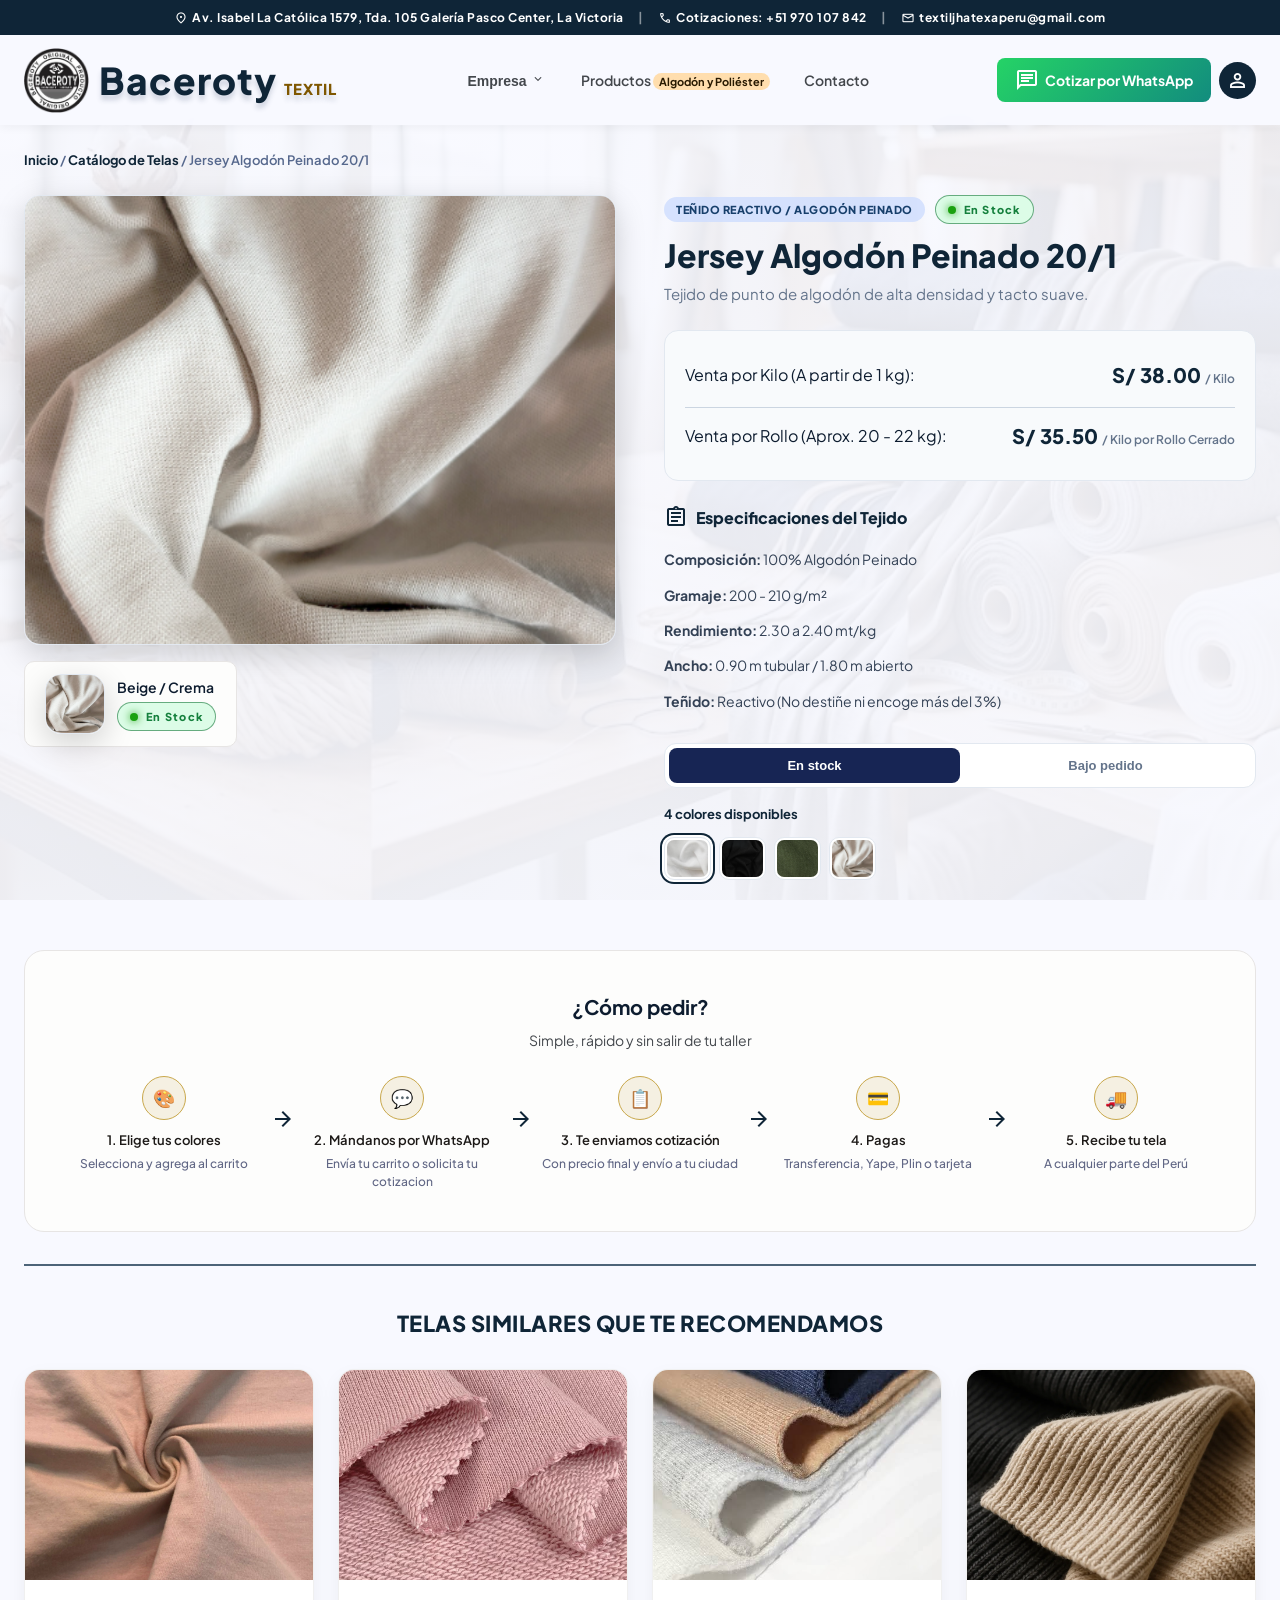
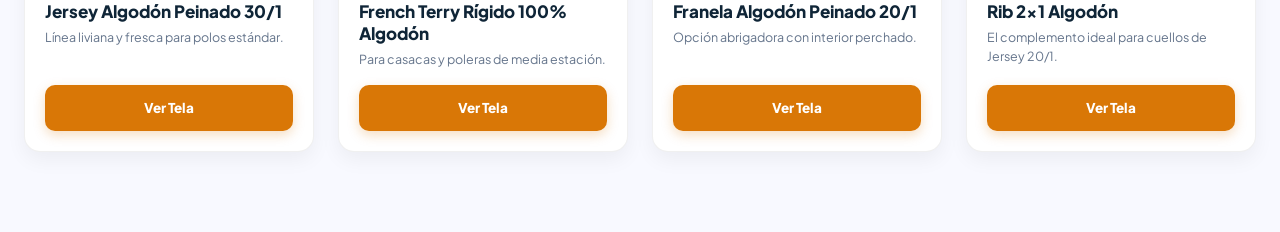
<file: telaFranela20Producto.html>
<!DOCTYPE html>
<html lang="es">
<head>
  <meta charset="utf-8"/>
  <meta name="viewport" content="width=device-width, initial-scale=1.0"/>
  <title>Jersey Algodón Peinado 20/1 | Textil BACEROTY</title>
  <link rel="preconnect" href="https://fonts.googleapis.com"/>
  <link rel="preconnect" href="https://fonts.gstatic.com" crossorigin=""/>
  <link href="https://fonts.googleapis.com/css2?family=Plus+Jakarta+Sans:wght@400;600;700;800&display=swap" rel="stylesheet"/>
  <link href="https://fonts.googleapis.com/css2?family=Material+Symbols+Outlined:opsz,wght,FILL,GRAD@20..48,100..700,0..1,-50..200" rel="stylesheet"/>
  <link rel="stylesheet" href="styles.css"/>
</head>
<body>
<!-- HEADER DINÁMICO -->
<div id="header-dinamico"></div>

<main class="contenido-principal">
<section class="seccion-detalle-producto">

<div class="contenedor">   
    <!-- Indice de Navegación -->
    <nav class="indice-navegacion">
        <a href="index.html">Inicio</a> / 
        <a href="catalogo.html">Catálogo de Telas</a> / 
        <span>Jersey Algodón Peinado 20/1</span>
    </nav>

    <div class="detalle-producto-grid">
        
        <!-- Galería de Fotos (Lado Izquierdo) -->
        <div class="galeria-producto">
        <div class="foto-principal-box">
            <img id="imagenPrincipal" src="img/jersery20-1.png" alt="Jersey 20/1 Peinado"/>
        </div>
        <div class="info-box-fotoprincipal">
            <div class="box-imagen-secundaria">
                <img id="imagenPrincipal" src="img/jersery20-1.png" alt="Jersey 20/1 Peinado"/>
            </div>
            <div>
                <div class="nombre-img-secundaria">Beige / Crema</div>
                <div class="badge-etiqueta-punto"><span class="punto-verde"></span><span>En Stock</span></div>
            </div>
        </div>
        </div>

        <!-- Información y Etiquetas (Lado Derecho) -->
        <div class="info-producto">
            <div class="etiquetas-producto">
                <span class="badge-etiqueta-producto">TEÑIDO REACTIVO / ALGODÓN PEINADO</span>
                <div class="badge-etiqueta-punto"><span class="punto-verde"></span><span>En Stock</span></div>
            </div>
        <h1 class="titulo-detalle">Jersey Algodón Peinado 20/1</h1>
        <p class="subtitulo-detalle">Tejido de punto de algodón de alta densidad y tacto suave.</p>

        <div class="caja-precios">
            <div class="precio-item">
            <span class="label-precio">Venta por Kilo (A partir de 1 kg):</span>
            <span class="monto-precio">S/ 38.00 <small>/ Kilo</small></span>
            </div>
            <div class="precio-item destacado">
            <span class="label-precio">Venta por Rollo (Aprox. 20 - 22 kg):</span>
            <span class="monto-precio">S/ 35.50 <small>/ Kilo por Rollo Cerrado</small></span>
            </div>
        </div>

        <!-- Ficha Técnica Rápida -->
        <div class="ficha-rapida">
            <h4><span class="material-symbols-outlined">assignment</span> Especificaciones del Tejido</h4>
            <ul>
            <li><strong>Composición:</strong> 100% Algodón Peinado</li>
            <li><strong>Gramaje:</strong> 200 - 210 g/m²</li>
            <li><strong>Rendimiento:</strong> 2.30 a 2.40 mt/kg</li>
            <li><strong>Ancho:</strong> 0.90 m tubular / 1.80 m abierto</li>
            <li><strong>Teñido:</strong> Reactivo (No destiñe ni encoge más del 3%)</li>
            </ul>
        </div>

        <!-- Selector de Tipo de Stock y Colores -->
        <div class="bloque-colores-detalle">
            <!-- Pestañas En Stock / Bajo Pedido -->
            <div class="pestanas-stock">
                <button type="button" class="tab-stock activo" onclick="cambiarDisponibilidad('stock', this)">En stock</button>
                <button type="button" class="tab-stock" onclick="cambiarDisponibilidad('pedido', this)">Bajo pedido</button>
            </div>

            <!-- Indicador de cantidad de colores -->
            <p class="conteo-colores" id="conteoColores">4 colores disponibles</p>

            <!-- Lista de Colores -->
            <div class="grid-colores-detalle" id="gridColores">
                <!-- Colores En Stock -->
                <button type="button" class="chip-color-foto activo" data-tipo="stock" data-nombre="Blanco Puro" data-img="img/blanco-jer20-1.jpg" onclick="seleccionarColor(this)" title="Blanco Puro">
                    <img src="img/blanco-jer20-1.jpg" alt="Blanco Puro" />
                </button>

                <button type="button" class="chip-color-foto" data-tipo="stock" data-nombre="Negro Intenso" data-img="img/negro-jer20-1.png" onclick="seleccionarColor(this)" title="Negro Intenso">
                    <img src="img/negro-jer20-1.png" alt="Negro Intenso" />
                </button>

                <button type="button" class="chip-color-foto" data-tipo="stock" data-nombre="Verde Militar" data-img="img/verdemilitar-jer20-1.png" onclick="seleccionarColor(this)" title="Verde Militar">
                    <img src="img/verdemilitar-jer20-1.png" alt="Verde Militar" />
                </button>

                <button type="button" class="chip-color-foto" data-tipo="stock" data-nombre="Beige / Crema" data-img="img/jersery20-1.png" onclick="seleccionarColor(this)" title="Beige / Crema">
                    <img src="img/jersery20-1.png" alt="Beige / Crema" />
                </button>

                <!-- Colores Bajo Pedido -->
                <button type="button" class="chip-color-foto oculto" data-tipo="pedido" data-nombre="Azul Steel" data-img="img/azulsteel-jer20-1.png" onclick="seleccionarColor(this)" title="Azul Steel">
                    <img src="img/azulsteel-jer20-1.png" alt="Azul Steel" />
                </button>

                <button type="button" class="chip-color-foto oculto" data-tipo="pedido" data-nombre="Terracota" data-img="img/verdeperico-jer20-1.png" onclick="seleccionarColor(this)" title="Terracota">
                    <img src="img/verdeperico-jer20-1.png" alt="Terracota" />
                </button>
            </div>
        </div>

        </div>
    </div>

    <div class="seccion-como-pedir">
    <h2 class="pedir-titulo">¿Cómo pedir?</h2>
    <p class="pedir-subtitulo">Simple, rápido y sin salir de tu taller</p>
        <div class="pedido-info">
            <div class="pedido-pasos">
                <div class="pedido_emoji">🎨</div>
                <div class="pas">1. Elige tus colores</div><div class="subpas">Selecciona y agrega al carrito</div> 
            </div>
            <span class="material-symbols-outlined">arrow_forward</span>
            <div class="pedido-pasos">
                <div class="pedido_emoji">💬</div>
                <div class="pas">2. Mándanos por WhatsApp</div><div class="subpas">Envía tu carrito o solicita tu cotizacion</div>
            </div>
            <span class="material-symbols-outlined">arrow_forward</span>
            <div class="pedido-pasos">
                <div class="pedido_emoji">📋</div>
                <div class="pas">3. Te enviamos cotización</div><div class="subpas">Con precio final y envío a tu ciudad</div>
            </div>
            <span class="material-symbols-outlined">arrow_forward</span>
            <div class="pedido-pasos">
                <div class="pedido_emoji">💳</div>
                <div class="pas">4. Pagas</div><div class="subpas">Transferencia, Yape, Plin o tarjeta</div>
            </div>
            <span class="material-symbols-outlined">arrow_forward</span>
            <div class="pedido-pasos">
                <div class="pedido_emoji">🚚</div>
                <div class="pas">5. Recibe tu tela</div><div class="subpas">A cualquier parte del Perú</div>
            </div>
        </div>
    </div>

    <!-- SECCIÓN 8 TELAS SIMILARES RECOMENDADAS (Basado en Foto 3 y 4) -->
    <div class="seccion-recomendados">
        <h3 class="titulo-recomendados">TELAS SIMILARES QUE TE RECOMENDAMOS</h3>
        
        <div class="productos-grid">
        
        <div class="tarjeta-producto">
            <div class="producto-img">
            <img src="img/jersey30-1.png" alt="Jersey 30/1"/>
            </div>
            <div class="producto-cuerpo">
            <h3 class="producto-titulo">Jersey Algodón Peinado 30/1</h3>
            <p class="producto-desc">Línea liviana y fresca para polos estándar.</p>
            <a href="jersey-30-1.html" class="btn-ver-tela">Ver Tela</a>
            </div>
        </div>

        <div class="tarjeta-producto">
            <div class="producto-img">
            <img src="img/frenchterryrigido20-1.png" alt="French Terry Rígido"/>
            </div>
            <div class="producto-cuerpo">
            <h3 class="producto-titulo">French Terry Rígido 100% Algodón</h3>
            <p class="producto-desc">Para casacas y poleras de media estación.</p>
            <a href="french-terry-rigido.html" class="btn-ver-tela">Ver Tela</a>
            </div>
        </div>

        <div class="tarjeta-producto">
            <div class="producto-img">
            <img src="img/franela20-1.jpg" alt="Franela 20/1"/>
            </div>
            <div class="producto-cuerpo">
            <h3 class="producto-titulo">Franela Algodón Peinado 20/1</h3>
            <p class="producto-desc">Opción abrigadora con interior perchado.</p>
            <a href="franela-20-1.html" class="btn-ver-tela">Ver Tela</a>
            </div>
        </div>

        <div class="tarjeta-producto">
            <div class="producto-img">
            <img src="img/rib-2x1.png" alt="Rib 2x1"/>
            </div>
            <div class="producto-cuerpo">
            <h3 class="producto-titulo">Rib 2x1 Algodón</h3>
            <p class="producto-desc">El complemento ideal para cuellos de Jersey 20/1.</p>
            <a href="rib-2x1.html" class="btn-ver-tela">Ver Tela</a>
            </div>
        </div>
        </div>
    </div>
    </div>
</section>
</main>

<script>
function cambiarDisponibilidad(tipo, btn) {
    // 1. Cambiar estilo activo de los botones superior
    document.querySelectorAll('.tab-stock').forEach(b => b.classList.remove('activo'));
    btn.classList.add('activo');

    // 2. Cambiar la insignia de estado superior
    const badges = document.querySelectorAll('.badge-etiqueta-punto');
    
    badges.forEach(badge => {
        if (tipo === 'stock') {
            badge.innerHTML = '<span class="punto-verde"></span><span>En Stock</span>';
            badge.style.backgroundColor = 'rgb(220, 252, 231)';
            badge.style.borderColor = 'rgba(59, 143, 89, 0.726)';
            badge.style.color = 'rgb(21, 128, 61)';
        } else {
            badge.innerHTML = '<span class="punto-naranja"></span><span>Bajo Pedido</span>';
            badge.style.backgroundColor = '#fef3c7';
            badge.style.borderColor = '#f59e0b';
            badge.style.color = '#b45309';
        }
    });

    // 3. Filtrar los colores a mostrar
    const chips = document.querySelectorAll('.chip-color-foto');
    let totalVisibles = 0;

    chips.forEach(chip => {
        if (chip.dataset.tipo === tipo) {
            chip.classList.remove('oculto');
            totalVisibles++;
        } else {
            chip.classList.add('oculto');
            chip.classList.remove('activo');
        }
    });

    // 4. Actualizar conteo de colores
    document.getElementById('conteoColores').innerText = `${totalVisibles} colores disponibles`;

    // 5. Activar el primer color de la lista visible y cambiar su imagen
    const primerColor = Array.from(chips).find(c => c.dataset.tipo === tipo);
    if (primerColor) {
        seleccionarColor(primerColor);
    }
}
// 6. Función para seleccionar un color y cambiar la foto principal
function seleccionarColor(btn) {
    // Quita la clase activa de los demás botones
    document.querySelectorAll('.chip-color-foto').forEach(c => c.classList.remove('activo'));
    btn.classList.add('activo');

    const rutaImagen = btn.dataset.img;
    const nombreColor = btn.dataset.nombre;

    // Cambia la imagen principal y la secundaria
    if (rutaImagen) {
        const imgPrincipal = document.getElementById('imagenPrincipal');
        if (imgPrincipal) imgPrincipal.src = rutaImagen;

        const imgSecundaria = document.querySelector('.box-imagen-secundaria img');
        if (imgSecundaria) imgSecundaria.src = rutaImagen;
    }

    // Cambia el texto del nombre del color
    const elementoNombre = document.querySelector('.nombre-img-secundaria');
    if (elementoNombre && nombreColor) {
        elementoNombre.innerText = nombreColor;
    }
}

// Cargar Header Dinámico
fetch('nav.html')
    .then(response => response.text())
    .then(data => {
    document.getElementById('header-dinamico').innerHTML = data;
    })
    .catch(error => console.error('Error cargando el header:', error));

    
</script>
</body>
</html>
</file>
<file: styles.css>
/* ======== VARIABLES Y BASE ======== */
:root {
  --azul-marino: #0f2537;
  --dorado-vicuna: #7f5700;
  --verde-whatsapp: #25d366;
  --fondo-general: #f8f9ff;
  --blanco: #ffffff;
  --texto-oscuro: #0d1c2f;
  --texto-gris: #43474c;
  --borde-suave: #e6eeff;
  --fuente: 'Plus Jakarta Sans', sans-serif;
}

* {
  margin: 0;
  padding: 0;
  box-sizing: border-box;
}

html {
  scroll-behavior: smooth;
}

body {
  font-family: var(--fuente);
  background-color: var(--fondo-general);
  color: var(--texto-oscuro);
  line-height: 1.6;
}

.contenedor {
  max-width: 1360px;
  margin: 0 auto;
  padding: 0 1.5rem;
}

/* ==========================================
   HEADER Y NAVEGACIÓN
   ========================================== */
.encabezado {
  position: fixed;
  top: 0;
  left: 0;
  right: 0;
  z-index: 1000;
  background-color: rgba(248, 249, 255, 0.95);
  backdrop-filter: blur(8px);
  box-shadow: 0 2px 10px rgba(0,0,0,0.05);
}

.barra-superior {
  background-color: var(--azul-marino);
  color: var(--blanco);
  font-size: 12px;
  padding: 8px 0;
}

.barra-flex {
  display: flex;
  justify-content: space-around;
  align-items: center;
}

.contacto-lista {
  display: flex;
  gap: 0.90rem;
  align-items: center;
  font-weight: 700;
  letter-spacing: 0.5px
}

.contacto-item {
  display: flex;
  align-items: center;
  gap: 4px;
}

.icono-sm {
  font-size: 14px;
}

.separador {
  opacity: 0.5;
}

.barra-principal {
  height: 90px;
  display: flex;
  align-items: center;
}

.nav-flex {
  display: flex;
  justify-content: space-between;
  align-items: center;
  width: 100%;
}

.marca-logo {
  display: flex;
  align-items: center;
  gap: 10px;
}

.logo-img {
  height: 65px;
}

.logo-titulo {
  font-size: 37px;
  font-weight: 900;
  color: var(--azul-marino);
  text-decoration: none;
  letter-spacing: 1px;
  text-shadow: 0 5px 5px rgb(47 68 105 / 21%);
}

.logo-sub {
  color: var(--dorado-vicuna);
  font-size: 15px;
  margin-left: 7px;
}

.user-avatar-btn {
    background-color: #0f2537;
    border-radius: 9999px;
    color:#ffffff;
}

.acciones-header {
    display: flex;
    gap: 8px;
    align-items: center
}

.menu-navegacion {
  display: flex;
  gap: 10px;
  align-items: center;
  font-weight: 750;
}

.menu-link {
  text-decoration: none;
  color: var(--texto-gris);
  font-weight: 600;
  font-size: 14px;
  padding: 8px 12px;
  border-radius: 8px;
  transition: all 0.3s;
  background-color: transparent;
  border-color: transparent;
}

.menu-link:hover, .menu-link.activo {
  color: var(--azul-marino);
  background-color: var(--borde-suave);
}

.pildora {
  background-color: #ffdeae;
  color: #281900;
  font-size: 11px;
  font-weight: 700;
  padding: 2px 6px;
  border-radius: 10px;
}

.desplegable {
  position: relative;
}

.desplegable-menu {
  display: none;
  position: absolute;
  top: 100%;
  left: 0;
  background-color: var(--blanco);
  box-shadow: 0 8px 20px rgba(0,0,0,0.1);
  border-radius: 8px;
  min-width: 220px;
  flex-direction: column;
  padding: 8px;
}

.desplegable:hover .desplegable-menu {
  display: flex;
}

.desplegable-menu a {
  text-decoration: none;
  color: var(--texto-gris);
  padding: 8px 12px;
  font-size: 13px;
  border-radius: 6px;
}

.desplegable-menu a:hover {
  background-color: var(--borde-suave);
  color: var(--azul-marino);
}

.btn-whatsapp {
  background: linear-gradient(135deg, #25d366 0%, #128c7e 100%);
  color: var(--blanco);
  text-decoration: none;
  padding: 10px 18px;
  border-radius: 8px;
  font-weight: 700;
  font-size: 14px;
  display: inline-flex;
  align-items: center;
  gap: 6px;
}

.btn-whatsapp:hover {
  box-shadow: 0 5px 15px rgba(37, 211, 102, 0.5);
  transform: translateY(-1px);
}

/* ==========================================
   SECCIONES Y HEROS
   ========================================== */
.contenido-principal {
  padding-top: 110px;
}

.seccion-hero {
  padding: 6rem 0;
  background-image: 
  linear-gradient(to right, rgb(183 181 181 / 75%) 0%, rgba(255, 255, 255, 0.75) 45%, rgba(255, 255, 255, 0) 70%),
  url('img/FondoBaceroty.jpg');
  background-size: cover;
  background-position: center right;
  position: relative;
}
.hero-grid {
  display: grid;
  grid-template-columns: 1.2fr 0.8fr;
  gap: 40px;
  align-items: center;
}
.etiqueta-destacada {
  background-color: rgba(255, 255, 255, 0.95);
  color: #0f172a; /* Azul marino profundo */
  font-size: 11px;
  font-weight: 750;
  padding: 6px 14px;
  border-radius: 20px;
  display: inline-flex;
  letter-spacing: 0.08rem;
  align-items: center;
  gap: 10px;
  box-shadow: 0 2px 8px rgba(0, 0, 0, 0.04);
  border: 1px solid rgba(15, 23, 42, 0.08);
}

.hero-titulo {
  font-size: 48px;
  font-weight: 800;
  line-height: 1.15;
  margin-top: 18px;
  letter-spacing: -0.02em;
  color: #0f172a;
}

.hero-titulo span {
  color: #c7831d;
}

.hero-bajada {
  color: #1e293b; /* Gris pizarra oscuro para máxima lectura */
  margin-top: 18px;
  font-size: 17px;
  font-weight: 500;
  max-width: 560px;
  line-height: 1.6;
  text-shadow: 0 1px 2px rgba(255, 255, 255, 0.8);
}

.metricas-grid {
  display: grid;
  grid-template-columns: repeat(4, 1fr);
  gap: 12px;
  margin: 28px 0;
}

.tarjeta-metrica,
.tarjeta-metrica1 {
  padding: 12px;
  border-radius: 10px;
  box-shadow: 0 4px 15px rgba(0, 0, 0, 0.06);
  display: flex;
  flex-direction: column;
  transition: transform 0.2s ease, box-shadow 0.2s ease;
}
.tarjeta-metrica {
  background-color: rgba(255, 255, 255, 0.92);
  border: 2px solid rgb(163 148 148 / 80%);
}
.tarjeta-metrica1 {
  background-color: rgba(253, 244, 227, 0.91);
  border: 2.5px solid rgba(119, 73, 5, 0.562);
}

.tarjeta-metrica1:hover,
.tarjeta-metrica:hover {
  transform: translateY(-2px);
  box-shadow: 0 6px 18px rgba(0, 0, 0, 0.1);
}

.metrica-numero {
  font-weight: 800;
  font-size: 18px;
  color: #0f172a;
  display: flex;
  align-items: center;
  justify-content: space-between;
  gap: 4px;
}

.metrica-numero.dorado {
  color: rgba(177, 108, 5, 0.822);
}

.metrica-texto {
  font-size: 12px;
  font-weight: 600;
  color: #475569;
  margin-top: 2px;
}

.hero-botones {
  display: flex;
  gap: 16px;
  align-items: center;
  flex-wrap: wrap;
}
.punto{
    background-color: #c7831d;
    width: 12px;
    height: 12px;
    border-radius: 50%;
    box-shadow: 0 0 4px #f59e0b;
    animation: pulse-rojo 1.5s infinite;
}

.btn-primario {
  background-color: #0f172a;
  color: #ffffff;
  text-decoration: none;
  padding: 14px 24px;
  border-radius: 12px;
  font-weight: 700;
  font-size: 15px;
  display: inline-flex;
  align-items: center;
  gap: 8px;
  box-shadow: 0 10px 15px rgba(14, 39, 95, 0.527);
  transition: all 0.2s ease;
}

.btn-primario:hover {
  background-color: #1e293b;
  transform: translateY(-2px);
}

.btn-whatsapp-lg {
  background: linear-gradient(135deg, #25d366 0%, #128c7e 100%);
  color: #ffffff;
  text-decoration: none;
  padding: 14px 24px;
  border-radius: 12px;
  font-weight: 700;
  font-size: 15px;
  display: inline-flex;
  align-items: center;
  gap: 8px;
  box-shadow: 0 10px 15px rgba(37, 211, 102, 0.35);
  transition: all 0.2s ease;
}

.btn-whatsapp-lg:hover {
  box-shadow: 0 6px 20px rgba(37, 211, 102, 0.5);
  transform: translateY(-2px);
}

/* ==========================================
   PROCESO Y VIDEO
   ========================================== */
.seccion-proceso {
  padding: 60px 0;
  /* Fondo textil suave integrado con capa protectora translúcida */
  background: 
    linear-gradient(180deg, rgba(248, 249, 255, 0.92) 0%, rgba(248, 249, 255, 0.96) 100%),
    url('img/FondoBaceroty2.jpg') center/cover fixed no-repeat;
  position: relative;
}

.seccion-encabezado {
  text-align: center;
  max-width: 780px;
  margin: 0 auto 60px auto;
}

.seccion-encabezado h2 {
  font-size: 38px;
  font-weight: 900;
  color: #0f172a;
  margin-top: 8px;
}

.subtitulo-seccion {
  color: #c7831d;
  font-weight: 800;
  font-size: 20px;
  letter-spacing: 2px;
}

.camino-proceso {
  display: flex;
  flex-direction: column;
  gap: 50px;
  max-width: 1100px;
  margin: 0 auto;
}

.paso-fila {
  display: grid;
  grid-template-columns: 1fr 1fr;
  gap: 40px;
  align-items: center;
}

.paso-fila.invertido .paso-imagen {
  order: 2;
}

.paso-fila.invertido .paso-contenido {
  order: 1;
}

.paso-imagen {
  width: 100%;
  height: 300px;
  border-radius: 16px;
  overflow: hidden;
  box-shadow: 0 12px 30px rgba(15, 37, 55, 0.12);
  border: 4px solid #ffffff;
  background-color: #0f2537;
}

.paso-imagen img {
  width: 100%;
  height: 100%;
  object-fit: cover;
  transition: transform 0.4s ease;
}

.paso-fila:hover .paso-imagen img {
  transform: scale(1.04);
}

.paso-contenido {
  background-color: rgba(255, 255, 255, 0.95);
  backdrop-filter: blur(8px);
  padding: 32px 30px;
  border-radius: 16px;
  box-shadow: 0 8px 25px rgba(0, 0, 0, 0.05);
  border: 1px solid rgba(15, 37, 55, 0.08);
}

.numero-paso-badge {
  display: inline-block;
  background-color: #0f2537;
  color: #fdba45;
  font-weight: 800;
  font-size: 12px;
  padding: 4px 12px;
  border-radius: 20px;
  margin-bottom: 12px;
  letter-spacing: 1px;
}

.paso-contenido h3 {
  font-size: 22px;
  font-weight: 800;
  color: #0f172a;
  margin-bottom: 10px;
}

.paso-contenido p {
  color: #475569;
  font-size: 15px;
  line-height: 1.6;
}

/* Lista con viñetas */
.paso-puntos {
  list-style: none;
  margin-top: 14px;
  display: flex;
  flex-direction: column;
  gap: 8px;
}

.paso-puntos li {
  display: flex;
  align-items: center;
  gap: 8px;
  font-size: 13px;
  font-weight: 600;
  color: #334155;
}

.paso-puntos .material-symbols-outlined {
  color: #25d366;
  font-size: 18px;
}

/* watch */
.bloque-video {
  /* Fondo azul noche con textura textil tenue mediante gradiente y patrón */
  background: 
    linear-gradient(135deg, rgba(15, 23, 42, 0.95) 0%, rgba(30, 41, 59, 0.90) 100%),
    url('img/FondoBaceroty.jpg') center/cover no-repeat;
  color: #ffffff;
  border-radius: 20px;
  overflow: hidden;
  display: grid;
  grid-template-columns: 1.25fr 0.75fr;
  box-shadow: 0 20px 40px rgba(15, 23, 42, 0.25);
  border: 1px solid rgba(255, 255, 255, 0.1);
  margin: 40px 0;
}

/* Reproductor responsivo proporcional (16:9) */
.video-reproductor {
  position: relative;
  width: 100%;
  padding-bottom: 56.25%; /* Relación de aspecto 16:9 */
  height: 0;
  background-color: #000000;
}

.video-reproductor iframe {
  position: absolute;
  top: 0;
  left: 0;
  width: 100%;
  height: 100%;
  border: none;
}

/* Panel de Información del Video */
.video-info {
  padding: 44px 36px;
  display: flex;
  flex-direction: column;
  justify-content: center;
  background: rgba(15, 23, 42, 0.4); /* Capa ligera para mejorar legibilidad */
  backdrop-filter: blur(8px);
}

/* Indicador de transmisión */
.badge-directo {
  display: inline-flex;
  align-items: center;
  gap: 8px;
  background-color: rgba(253, 186, 69, 0.15);
  border: 1px solid rgba(253, 186, 69, 0.3);
  color: #fdba45;
  font-size: 11px;
  font-weight: 800;
  padding: 5px 12px;
  border-radius: 20px;
  letter-spacing: 0.08rem;
  width: fit-content;
  margin-bottom: 16px;
}

.punto-rojo {
  width: 8px;
  height: 8px;
  background-color: #ef4444;
  border-radius: 50%;
  box-shadow: 0 0 8px #ef4444;
  animation: pulse-rojo 1.5s infinite;
}

@keyframes pulse-rojo {
  0% { transform: scale(0.95); opacity: 0.8; }
  50% { transform: scale(1.2); opacity: 1; }
  100% { transform: scale(0.95); opacity: 0.8; }
}

/* Título e Historia */
.video-titulo {
  font-size: 26px;
  font-weight: 800;
  line-height: 1.3;
  color: #ffffff;
  margin-bottom: 12px;
  letter-spacing: -0.01em;
}

.video-descripcion {
  color: #cbd5e1;
  font-size: 14px;
  line-height: 1.6;
  font-weight: 400;
  margin-bottom: 24px;
}

/* Puntos clave / viñetas */
.video-caracteristicas {
  display: flex;
  flex-direction: column;
  gap: 10px;
  border-top: 1px solid rgba(255, 255, 255, 0.12);
  padding-top: 20px;
}

.item-caracteristica {
  display: flex;
  align-items: center;
  gap: 10px;
  color: #e2e8f0;
  font-size: 13px;
  font-weight: 600;
}

.item-caracteristica .material-symbols-outlined {
  color: #fdba45;
  font-size: 18px;
}

/* ==========================================
   SECCIÓN COTIZACIÓN Y CONTACTO PREMIUM
   ========================================== */
.seccion-cotizar {
  padding: 80px 0;
  background: 
    linear-gradient(281deg, rgb(255 255 255 / 92%) 0%, rgb(249 249 249 / 88%) 100%),
    url('img/FondoCotizarIndustrial.png') center/cover no-repeat;
  position: relative;
  border-top: 1px solid rgba(255, 255, 255, 0.1);
}
.cotizar-grid {
  display: grid;
  grid-template-columns: 1.15fr 0.85fr;
  gap: 32px;
  align-items: start;
}

/* Badges decorativas superiores */
.badge-cotizar {
  display: inline-block;
  font-size: 11px;
  font-weight: 800;
  padding: 4px 12px;
  border-radius: 20px;
  letter-spacing: 0.5px;
  margin-bottom: 12px;
}

.badge-cotizar.dorado {
  background-color: #cdddffc7;
    color: #173f6b;
}

.badge-cotizar.azul {
  background-color: #feefd8;
  color: #a16207;
}

/* Títulos y Bajadas */
.cotizar-titulo, .tienda-titulo {
  font-size: 28px;
  font-weight: 800;
  color: #0f2537;
  line-height: 1.25;
  margin-bottom: 8px;
}

.cotizar-bajada, .tienda-bajada {
  font-size: 13.5px;
  color: #64748b;
  margin-bottom: 24px;
  line-height: 1.5;
}

/* Caja Blanca del Formulario */
.cotizar-form-box {
  background-color: #ffffff;
  padding: 36px 32px;
  border-radius: 20px;
  box-shadow: 0 10px 30px rgba(15, 37, 55, 0.05);
  border: 1px solid rgba(0, 0, 0, 0.04);
}

/* Layout de 2 columnas para campos de texto */
.form-row-2col {
  display: grid;
  grid-template-columns: 1fr 1fr;
  gap: 16px;
}

.campo-grupo {
  display: flex;
  flex-direction: column;
  gap: 6px;
  margin-bottom: 18px;
}

.campo-grupo label {
  font-size: 12.5px;
  font-weight: 700;
  color: #1e293b;
}

.campo-grupo input, 
.campo-grupo select,
.campo-grupo textarea {
  padding: 12px 14px;
  border-radius: 10px;
  border: 1px solid #e2e8f0;
  background-color: #f8fafc;
  font-family: var(--fuente);
  font-size: 13.5px;
  color: #0f2537;
  transition: all 0.2s ease;
}

.campo-grupo input:focus, 
.campo-grupo select:focus,
.campo-grupo textarea:focus {
  outline: none;
  border-color: #0f2537;
  background-color: #ffffff;
  box-shadow: 0 0 0 3px rgba(15, 37, 55, 0.1);
}

/* Botón de envío */
.btn-enviar-cotizacion {
  width: 100%;
  background: linear-gradient(135deg, #0e273b 0%, #10245d 100%);
  color: #ffffff;
  border: none;
  padding: 14px;
  border-radius: 10px;
  font-weight: 700;
  font-size: 14.5px;
  cursor: pointer;
  display: flex;
  align-items: center;
  justify-content: center;
  gap: 8px;
  box-shadow: 0 4px 12px rgba(15, 37, 55, 0.2);
  transition: all 0.2s ease;
  margin-top: 8px;
}
.btn-enviar-cotizacion:hover {
  background: linear-gradient(135deg, #1c3951 0%, #203a83 100%);
  background-color: rgb(24 59 87);
  transform: translateY(-1.5px);
}

.nota-redireccion {
  font-size: 13px;
  text-align: center;
  color: #7f5700;
  margin-top: 12px;
  font-weight: 600;
  display: none;
}
.nota-redireccion.visible {
  display: block;
}

/* Columna Derecha: Tienda e Información */
.contacto-columna-derecha {
  display: flex;
  flex-direction: column;
  gap: 20px;
}

.contacto-info-box {
  background-color: #ffffff;
  padding: 32px;
  border-radius: 20px;
  box-shadow: 0 10px 30px rgba(15, 37, 55, 0.05);
  border: 1px solid rgba(0, 0, 0, 0.04);
}

/* Lista con iconos oscuros */
.lista-contacto-tarjetas {
  list-style: none;
  padding: 0;
  display: flex;
  flex-direction: column;
  gap: 16px;
  margin-bottom: 24px;
}

.item-contacto-tarjeta {
  display: flex;
  gap: 14px;
  align-items: flex-start;
}

.icono-box-negro {
  background-color: #0f2537;
  color: #ffffff;
  width: 38px;
  height: 38px;
  border-radius: 10px;
  display: flex;
  align-items: center;
  justify-content: center;
  flex-shrink: 0;
}

.icono-box-negro span {
  font-size: 20px;
}

.item-contacto-tarjeta strong {
  display: block;
  font-size: 13px;
  color: #0f2537;
  margin-bottom: 2px;
}

.item-contacto-tarjeta p {
  font-size: 12.5px;
  color: #64748b;
  line-height: 1.4;
}

/* Botón Google Maps */
.btn-google-maps {
  display: flex;
  align-items: center;
  justify-content: center;
  gap: 8px;
  width: 100%;
  background-color: #ffffff;
  color: #1e293b;
  border: 1px solid #cbd5e1;
  padding: 12px;
  border-radius: 10px;
  font-weight: 700;
  font-size: 13.5px;
  text-decoration: none;
  box-shadow: 0 2px 6px rgba(0,0,0,0.03);
  transition: all 0.2s ease;
}

.btn-google-maps:hover {
  background-color: #f8fafc;
  border-color: #94a3b8;
}

/* Mapa Redondeado */
.mapa-contenedor {
  border-radius: 20px;
  overflow: hidden;
  box-shadow: 0 10px 25px rgba(0,0,0,0.06);
  border: 1px solid rgb(0 0 0 / 14%);
}

/* ==========================================
   FOOTER Y BOTÓN WHATSAPP FLOTANTE
========================================== */
.pie-pagina {
  background: 
    linear-gradient(180deg, rgba(15, 37, 55, 0.96) 0%, rgba(10, 25, 38, 0.99) 100%),
    url('img/FondoBaceroty.jpg') center/cover no-repeat;   /* Fondo azul marino con textura textil tenue y degradado profundo */
  color: #e2e8f0;
  padding: 65px 0 30px 0;
  position: relative;
  border-top: 3px solid transparent;
  /* Borde superior dorado vicuña elegante */
  border-image: linear-gradient(to right, transparent, #c7831d, transparent) 1;
  box-shadow: 0 -10px 30px rgba(0, 0, 0, 0.15);
}
.footer-container {
  width: 100%;
  max-width: 1360px;
  margin: 0 auto;
  padding: 0 1.5rem;
}
.footer-grid {
  display: grid;
  grid-template-columns: 1.3fr 0.9fr 0.8fr 1fr;
  gap: 40px;
  margin-bottom: 40px;
  align-items: start;
}
/* Columna Marca */
.footer-col-marca {
  display: flex;
  flex-direction: column;
  align-items: flex-start;
}
.brand-logo {
  display: flex;
  align-items: center;
  gap: 10px;
  margin-bottom: 16px;
}
.footer-logo-img {
  height: 48px;
  width: auto;
  filter: drop-shadow(0 2px 4px rgba(0,0,0,0.3));
}
.footer-logo-texto {
  font-size: 26px;
  font-weight: 900;
  color: #ffffff;
  letter-spacing: 0.5px;
}
.footer-logo-sub {
  color: #c7831d;
  font-size: 12px;
  margin-left: 5px;
}
.footer-descripcion {
  font-size: 13.5px;
  line-height: 1.6;
  margin-bottom: 20px;
  color: #94a3b8;
}
.footer-badges {
  display: flex;
  gap: 8px;
  flex-wrap: wrap;
}
.badge-pill {
  font-size: 11px;
  font-weight: 700;
  padding: 6px 12px;
  border-radius: 20px;
}
.badge-primary {
  background-color: rgba(255, 255, 255, 0.9);
  color: #0f2537;
}
.badge-secondary {
  background-color: rgba(255, 255, 255, 0.1);
  color: #ffffff;
  border: 1px solid rgba(255, 255, 255, 0.15);
}
.footer-col-title { /* Títulos de las Columnas */
  color: #ffffff;
  font-size: 16px;
  font-weight: 800;
  margin-bottom: 20px;
  letter-spacing: 0.5px;
  position: relative;
  display: inline-block;
}
.footer-col-title::after { /* Pequeño subrayado dorado decorativo en cada título */
  content: '';
  position: absolute;
  bottom: -6px;
  left: 0;
  width: 24px;
  height: 2px;
  background-color: #c7831d;
  border-radius: 2px;
}
.footer-links { /* Listas de Enlaces */
  list-style: none;
  display: flex;
  flex-direction: column;
  gap: 12px;
  padding: 0;
}
.footer-link-simple {
  text-decoration: none;
  color: #cbd5e1;
  font-size: 14px;
  font-weight: 500;
  transition: all 0.2s ease;
}
.footer-link-simple:hover {
  color: #c7831d;
  transform: translateX(4px);
}
.footer-social-link { /* Estilo para los enlaces con imágenes de redes sociales */
  text-decoration: none;
  color: #cbd5e1;
  font-size: 14px;
  font-weight: 600;
  display: inline-flex;
  align-items: center;
  gap: 10px;
  transition: all 0.25s ease;
}
.social-icon-img { /********** Tamaño y comportamiento de las imágenes de iconos **********/
  width: 22px;
  height: 22px;
  object-fit: contain;
  transition: transform 0.25s ease, filter 0.25s ease;
  filter: brightness(0.9);
}
.footer-social-link:hover {
  color: #ffffff;
  transform: translateX(4px);
}
.footer-social-link:hover .social-icon-img {
  transform: scale(1.15);
  filter: brightness(1.1);
}
.footer-links-contacto { /*********** Contacto Comercial ***********/
  list-style: none;
  display: flex;
  flex-direction: column;
  gap: 14px;
  padding: 0;
  font-size: 13.5px;
}
.footer-atencion {
  display: flex;
  gap: 10px;
  align-items: flex-start;
  line-height: 1.4;
  color: #cbd5e1;
}
.footer-atencion span:first-child {
  color: #c7831d;
  font-size: 20px;
  flex-shrink: 0;
}
.footer-final { /*********** Créditos Inferiores ***********/
  border-top: 1px solid rgba(255, 255, 255, 0.08);
  padding-top: 25px;
  font-size: 13px;
  text-align: center;
  color: #64748b;
}

/* ===================  Boton WhastApp Flotante  =================== */
.btn-flotante-whatsapp {
  position: fixed;
  bottom: 24px;
  right: 24px;
  background: linear-gradient(135deg, #25d366 0%, #128c7e 100%);
  color: var(--blanco);
  width: 56px;
  height: 56px;
  border-radius: 50%;
  display: flex;
  align-items: center;
  justify-content: center;
  box-shadow: 0 6px 16px rgba(0,0,0,0.2);
  text-decoration: none;
  z-index: 999;
}
.btn-flotante-whatsapp:hover {
  box-shadow: 0 5px 15px rgba(37, 211, 102, 0.5);
  transform: translateY(-1px);
}
.floatbotom{
  position: fixed;
  bottom: 34px;
  right: 86px;
  background-color: #0f2537e8;
  color: var(--blanco);
  padding: 8px 15px;
  border-radius: 10px;
  box-shadow: 0 6px 15px rgb(0 0 0 / 60%);
  display: flex;
  align-items: center;
  justify-content: center;
  font-size: 12px;
}

/* ===================  Adaptación para pantallas de celulares y tablets  =================== */
@media (max-width: 992px) {
  .barra-superior { /* Oculta la barra informativa */
    display: none; 
  }
  .barra-principal {
    height: auto;
    padding: 12px 0;
  }
  .nav-flex {
    display: grid !important;
    grid-template-columns: 1fr auto; /* Columna izquierda para logo, derecha para botones */
    row-gap: 12px; /* Espacio vertical entre la fila de arriba y la de abajo */
    column-gap: 8px; /* Espacio horizontal por si acaso */
    width: 100%;
    align-items: center;
  }
  .logo-img {
    height: 45px;/* Reducido de 65px*/
  }
  .logo-titulo {
    font-size: 24px; /* Reducido de 37px*/
  }
  .logo-sub {
    font-size: 11px;
    margin-left: 4px;
  }
  .marca-logo {
    grid-column: 1;
    grid-row: 1;
    display: flex;
    align-items: center;
  }
  .acciones-header {
    grid-column: 2;
    grid-row: 1;
    display: flex;
    justify-content: flex-end;
    align-items: center;
    gap: 8px;
    margin-left: auto;
  }
  .menu-navegacion {
    grid-column: 1 / span 2; /* Se estira de extremo a extremo */
    grid-row: 2;
    display: flex !important;
    justify-content: space-between; /* Distribuye Empresa, Productos, Contacto */
    width: 100%;
    padding-top: 8px;
    border-top: 1px solid rgba(0, 0, 0, 0.05);
  }
  .menu-link {
    display: flex;
    flex-direction: column;
    align-items: center;
  }
  body {
    padding-top: 20px !important; 
  }
  .cotizar-text { /* Oculta texto "cotizar wsp" */
    display: none; 
  }
/* //////// Fin Ajuste Header //////// */
  .seccion-hero { /* Ajustes Seccion - HERO*/
    padding: 3rem 0.5rem;
    background-position: center;
  }
  .hero-grid {
    grid-template-columns: 1fr ;
    gap: 20px;
  }
  .punto{
    width: 18px;
  }
  .hero-titulo {
    font-size: 32px;
    line-height: 1.2;
  }
  .hero-bajada {
    font-size: 15px;
  }
  .metricas-grid {
    grid-template-columns: repeat(2, 1fr);
    gap: 8px;
    margin: 14px 0;
    width: fit-content;
  }
  .metricas-grid .tarjeta-metrica:nth-child(3) .metrica-numero{
    font-size: 16px; /* Ajuste de tamaño de fuente para la tercera métrica */
  }
  .tarjeta-metrica, .tarjeta-metrica1 {
    display: flex !important;
    flex-direction: column;
    justify-content: center;
    align-items: center;
    text-align: center;
    padding: 10px 8px;
  }
  .metrica-numero {
    display: inline-flex;
    align-items: center;
    justify-content: center;
    gap: 6px;
    width: 100%;
  }
  .hero-botones {
    flex-direction: column;
    gap: 16px;           /* Disminuye la separación entre los dos botones */
    margin-top: 10px;
    width: fit-content; 
  }

  .btn-primario,
  .btn-whatsapp-lg {
    width: 100%;
    justify-content: center;
    padding: 10px 14px;
    font-size: 14px;
  }

/* //////// AJUSTES DE VIDEO VISTA CELULAR //////// */
  .bloque-video {
    grid-template-columns: 1fr; /* Colapsa a 1 columna en pantallas pequeñas */
  }
  .video-info {
    padding: 28px 20px;
  }
  .video-titulo {
    font-size: 22px;
  }
  .floatbotom { /* Oculta el texto flotante wsp*/
    display: none; 
} 

/* //////// SECCION ENVÍO DE FORMULARIO DE COTIZACIÓN POR WHATSAPP //////// */
.cotizar-grid {
  grid-template-columns: 1fr;
}
.form-row-2col {
  grid-template-columns: 1fr;
  gap: 0;
}
.cotizar-form-box, .contacto-info-box {
  padding: 24px 20px;
}

/* //////// SECCION FOOTER //////// */
.footer-grid {
    grid-template-columns: 1fr;
    gap: 28px;
  }
}


@media (max-width: 850px) {
  .paso-fila, .paso-fila.invertido {
    grid-template-columns: 1fr;
    gap: 20px;
  }
  .paso-fila .paso-contenido,
  .paso-fila.invertido .paso-contenido {
    order: 1;
  }
  .paso-fila .paso-imagen,
  .paso-fila.invertido .paso-imagen {
    order: 2;
  }
  .paso-imagen {
    height: 210px;
  }
  .seccion-proceso {
    padding: 50px 0;
  }
  /* Ajustar catálogo a 1 o 2 columnas */
  .productos-grid {
    grid-template-columns: 1fr;
  }
  .cotizar-grid {
    grid-template-columns: 1fr;
  }
}




/* ==========================================
   VISTA CATALOGO DE PRODUCTOS
   ========================================== */
.seccion-catalogo {
  background: linear-gradient(180deg, rgba(248, 249, 255, 0.92) 0%, rgba(248, 249, 255, 0.96) 100%), 
  url(img/FondoBaceroty2.jpg) center / cover fixed no-repeat;
  position: relative;
}
.seccion-catalogo {
  padding: 60px 0 90px 0;
  background-color: #f8fafc;
}

.filtros-contenedor { /* contenedor de filtros CATALOGO*/
  display: flex;
  justify-content: center;
  gap: 10px;
  margin-bottom: 40px;
  padding-bottom: 5px;

  overflow-x: auto;
  white-space: nowrap;
  scrollbar-width: none;
}
.btn-filtro {
  border: 1px solid #cbd5e1;
  background-color: #ffffff;
  color: #475569;
  padding: 9px 22px;
  border-radius: 25px;
  font-weight: 700;
  font-size: 13px;
  cursor: pointer;
  transition: all 0.25s ease;
  font-family: var(--fuente);
}

.btn-filtro:hover, 
.btn-filtro.activo {
  background-color: var(--azul-marino, #0f2537);
  color: #ffffff;
  border-color: var(--azul-marino, #0f2537);
  box-shadow: 0 4px 12px rgba(15, 37, 55, 0.15);
}

/* Grilla de Productos */
.productos-grid {
  display: grid;
  grid-template-columns: repeat(4, 1fr);
  gap: 24px;
}

.tarjeta-producto {
  background-color: #ffffff;
  border-radius: 16px;
  overflow: hidden;
  box-shadow: 0 8px 20px rgba(0, 0, 0, 0.05);
  border: 1px solid rgba(0, 0, 0, 0.06);
  display: flex;
  flex-direction: column;
  transition: transform 0.3s ease, box-shadow 0.3s ease;
}

.tarjeta-producto:hover {
  transform: translateY(-4px);
  box-shadow: 0 14px 30px rgba(0, 0, 0, 0.1);
}

.producto-img {
  position: relative;
  height: 210px;
  overflow: hidden;
}

.producto-img img {
  width: 100%;
  height: 100%;
  object-fit: cover;
  transition: transform 0.4s ease;
}

.tarjeta-producto:hover .producto-img img {
  transform: scale(1.05);
}

.badge-card {
  position: absolute;
  top: 12px;
  left: 12px;
  background-color: var(--azul-marino, #0f2537);
  color: #ffffff;
  font-size: 11px;
  font-weight: 800;
  padding: 4px 10px;
  border-radius: 6px;
  letter-spacing: 0.5px;
}

.producto-cuerpo {
  padding: 20px;
  display: flex;
  flex-direction: column;
  flex-grow: 1;
}

.producto-titulo {
  font-size: 17px;
  font-weight: 800;
  color: #0f2537;
  margin-bottom: 6px;
  line-height: 1.3;
}

.producto-desc {
  font-size: 12.5px;
  color: #64748b;
  line-height: 1.5;
  margin-bottom: 16px;
  flex-grow: 1;
}

/* Paleta de Colores en Miniatura */
.paleta-mini {
  display: flex;
  align-items: center;
  gap: 6px;
  margin-bottom: 18px;
  padding-top: 8px;
  border-top: 1px dashed #e2e8f0;
}

.dot-color {
  width: 14px;
  height: 14px;
  border-radius: 50%;
  display: inline-block;
}

.mas-colores {
  font-size: 11px;
  font-weight: 700;
  color: #b45309;
  margin-left: 4px;
}

/* Botón Ver Tela estilo Trozos & Telas */
.btn-ver-tela {
  background-color: #d97706; /* Dorado Vicuña brillante */
  color: #ffffff;
  text-decoration: none;
  width: 100%;
  padding: 12px;
  border-radius: 10px;
  font-weight: 800;
  font-size: 13.5px;
  display: inline-flex;
  align-items: center;
  justify-content: center;
  gap: 8px;
  transition: all 0.25s ease;
  box-shadow: 0 4px 12px rgba(217, 119, 6, 0.25);
}
.btn-ver-tela:hover {
  background-color: #b45309;
  color: #ffffff;
  box-shadow: 0 6px 16px rgba(217, 119, 6, 0.35);
}


/* ==========================================
   VISTA DETALLE DE CADA PRODUCTO EN GENERAL
   ========================================== */
.seccion-detalle-producto {
  padding: 40px 0 80px 0;
  background: linear-gradient(180deg, rgba(248, 249, 255, 0.92) 0%, rgba(248, 249, 255, 0.96) 100%), 
  url(img/FondoBaceroty2.jpg) center / cover fixed no-repeat;
  position: relative;
}
.indice-navegacion a {
  color: #0f2537;
  text-decoration: none;
  font-weight: 700;
}
.indice-navegacion {
  font-size: 13px;
  color: #56688d;
  margin-bottom: 24px;
  font-weight: 600;
}
.detalle-producto-grid {
  display: grid;
  grid-template-columns: 1fr 1fr;
  gap: 48px;
  margin-bottom: 70px;
  position: relative;
}

/*Etiquetas de Producto*/
.etiquetas-producto{
  display: flex;
  align-items: center; /* Alinea ambas etiquetas al centro verticalmente */
  flex-wrap: wrap;
  gap: 10px;
}
.badge-etiqueta-producto{
  background-color: #cdddffc7;
  color: #173f6b;
  display: inline-flex;
  font-size: 11px;
  font-weight: 800;
  padding: 4px 12px;
  border-radius: 20px;
  letter-spacing: 0.5px;
}
.badge-etiqueta-punto{
  display: inline-flex;
  align-items: center;
  gap: 8px;
  background-color: rgb(220, 252, 231);
  border: 1px solid rgba(59, 143, 89, 0.726);
  color: rgb(21, 128, 61);
  font-size: 11px;
  font-weight: 800;
  padding: 5px 12px;
  border-radius: 20px;
  letter-spacing: 0.08rem;
  width: fit-content;
  white-space: nowrap;
}
.punto-verde{
  width: 8px;
  height: 8px;
  background-color: #1aa10f;
  border-radius: 50%;
  box-shadow: 0 0 8px #1aa10f;
  animation: pulse-rojo 1.5s infinite;
}


/* Imagenes Producto Box*/
.foto-principal-box { 
  width: 100%;
  height: 450px;
  border-radius: 16px;
  overflow: hidden;
  box-shadow: 0 10px 30px rgb(0 0 0 / 17%);
  border: 1px solid #e2e8f0;
  margin-bottom: 16px;
}
.foto-principal-box img {
  width: 100%;
  height: 100%;
  object-fit: cover;
}
.foto-principal-box img:hover { 
  transform: scale(1.08);
  box-shadow: 0 4px 14px rgba(0, 0, 0, .22);
}
.info-box-fotoprincipal{
  background: #fdfdfc;
  border: 1px solid #e7e5e4;
  border-radius: 10px;
  padding: 12px 20px;
  display: flex;
  align-items: center;
  gap: 12px;
  width: fit-content; /*Ajusta el Ancho*/
}
.box-imagen-secundaria{
  width: 60px;
  height: 60px;
  border-radius: 16px;
  overflow: hidden;
  box-shadow: 0 10px 30px rgb(0 0 0 / 17%);
  border: 1px solid #e2e8f0;
}
.box-imagen-secundaria img {
  width: 100%;
  height: 100%;
  object-fit: cover;
}
.nombre-img-secundaria{
  font-size: 14px;
  font-weight: 600;
  margin-bottom: 3px;
}


/* Información */
.titulo-detalle {
  font-size: 32px;
  font-weight: 800;
  color: #0f2537;
  margin-top: 6px;
}
.subtitulo-detalle {
  font-size: 15px;
  color: #64748b;
  margin-bottom: 24px;
}
.caja-precios {
  background-color: #f8fafc;
  padding: 20px;
  border-radius: 14px;
  border: 1px solid #e2e8f0;
  margin-bottom: 24px;
}
.precio-item {
  display: flex;
  justify-content: space-between;
  align-items: center;
  padding: 8px 0;
  gap: 15px;
}
.precio-item.destacado {
  border-top: 1px solid #cbd5e1;
  margin-top: 8px;
  padding-top: 12px;
}
.monto-precio {
  font-size: 20px;
  font-weight: 800;
  color: #0f2537;
}
.monto-precio small {
  font-size: 12px;
  color: #64748b;
  font-weight: 600;
}

/* ficha especificaciones de tejido*/
.ficha-rapida {
  margin-bottom: 24px;
}
.ficha-rapida h4, .bloque-colores-detalle h4 {
  font-size: 16px;
  font-weight: 800;
  color: #0f2537;
  margin-bottom: 12px;
  display: flex;
  align-items: center;
  gap: 8px;
}
.ficha-rapida ul {
  list-style: none;
  font-size: 14px;
  color: #334155;
}
.ficha-rapida li {
  padding: 6px 0;
  border-bottom: 1px solid #f1f5f900;
}


/* Chips de Colores */
.pestanas-stock {
  display: flex;
  background-color: #ffffff;
  border: 1px solid #e2e8f0;
  border-radius: 12px;
  padding: 4px;
  margin-bottom: 16px;
}

.tab-stock {
  flex: 1;
  border: none;
  background: transparent;
  padding: 10px;
  font-size: 13px;
  font-weight: 700;
  color: #64748b;
  border-radius: 8px;
  cursor: pointer;
  transition: all 0.2s ease;
}

.tab-stock.activo {
  background-color: #172554; /* Tono oscuro tipo referencia */
  color: #ffffff;
}

.conteo-colores {
  font-size: 13px;
  font-weight: 700;
  color: #0f2537;
  margin-bottom: 12px;
}

.grid-colores-detalle {
  display: flex;
  flex-wrap: wrap;
  gap: 8px;
}

/* Botón con foto de textura (Estilo Campoytex) */
.chip-color-foto {
  width: 47px; 
  height: 43px; 
  padding: 2px;
  background: #ffffff;
  border: 1px solid #e2e8f0;
  border-radius: 10px; /* Esquinas redondeadas */
  cursor: pointer;
  outline: none;
  overflow: hidden;
  transition: all 0.2s ease;
  display: inline-flex;
  align-items: center;
  justify-content: center;
}

.chip-color-foto img {
  width: 100%;
  height: 100%;
  object-fit: cover;
  border-radius: 7px;
}

/* Efecto al pasar el cursor */
.chip-color-foto:hover {
  border-color: #0f2537;
  transform: translateY(-4px);
}

/* Estado ACTIVO (El marco seleccionado tipo la 2da foto) */
.chip-color-foto.activo {
  box-shadow: 0 0 0 2px #ffffff, 0 0 0 4px #0f2537; /* Doble borde de selección */
}

/* Ocultar elementos según pestaña seleccionada */
.chip-color-foto.oculto {
  display: none !important;
}

/* Indicador naranja para Bajo Pedido */
.punto-naranja {
  width: 8px;
  height: 8px;
  background-color: #f59e0b;
  border-radius: 50%;
  box-shadow: 0 0 8px #f59e0b;
  animation: pulse-rojo 1.5s infinite;
}


/* Sección Cómo Pedir */
.seccion-como-pedir{
  background: #fdfdfc;
  border: 1px solid #e7e5e4;
  border-radius: 20px;
  padding: 2.5rem 2rem;
  margin-bottom: 2rem;
}
.pedir-titulo {
  text-align: center;
  font-size: 20px;
  font-weight: 700;
  margin-bottom: 6px;
}
.pedir-subtitulo{
  text-align: center;
  font-size: 14px;
  color: #43474c;
  margin-bottom: 25px;
}
.pedido-info{
  display: grid;
  grid-template-columns: 1fr auto 1fr auto 1fr auto 1fr auto 1fr;
  gap: 30px 0px;
  position: relative;
}
.pedido-pasos{
  text-align: center;
  padding: 0 8px;
  position: relative;
}
.pedido_emoji{
  width: 44px;
  height: 44px;
  border-radius: 50%;
  background: rgba(201, 168, 76, .15);
  border: 1.5px solid #c9a84c;
  color: #f0d080;
  font-size: 18px;
  display: flex;
  align-items: center;
  justify-content: center;
  margin: 0 auto 10px;
  position: relative;
  z-index: 1;
}
.pedido-info span{
  font-size: 24px;
  color: #0f2537;
  display: flex;
  justify-content: center;
  align-items: center;
  margin-top: -30px;
}
.pas{
  font-size: 13px;
  font-weight: 600;
  color: #1C1917;
  margin-bottom: 4px;
}
.subpas{
  font-size: 12px;
  line-height: 1.5;
  color: #616785;
  font-weight: 500;
}

/* Recomendaciones Inferiores */
.seccion-recomendados {
  border-top: 2px solid #12314bbd;
  padding-top: 40px;
}
.titulo-recomendados {
  font-size: 22px;
  font-weight: 800;
  color: #0f2537;
  margin-bottom: 28px;
  text-align: center;
  letter-spacing: 0.5px;
}




@media (max-width: 992px) {
  /* CATALOGO PRODUCTOS */
  .productos-grid { grid-template-columns: 1fr; }
  .filtros-contenedor{
    justify-content: flex-start;
  }

  /* SECCION DETALLE PRODUCTO */
  .detalle-producto-grid {
    grid-template-columns: 1fr;
    gap: 24px;
  }
  .galeria-producto {
    order: 2; /* Pasa a la parte inferior (abajo) */
  }
  .info-producto {
    order: 1; /* Pasa a la parte superior (arriba) */
  }

  /* Sección Cómo Pedir */
  .pedido-info{
    grid-template-columns: 1fr;
  }
  .pedido-info span{
    display: none;
  }
   
}
</file>
